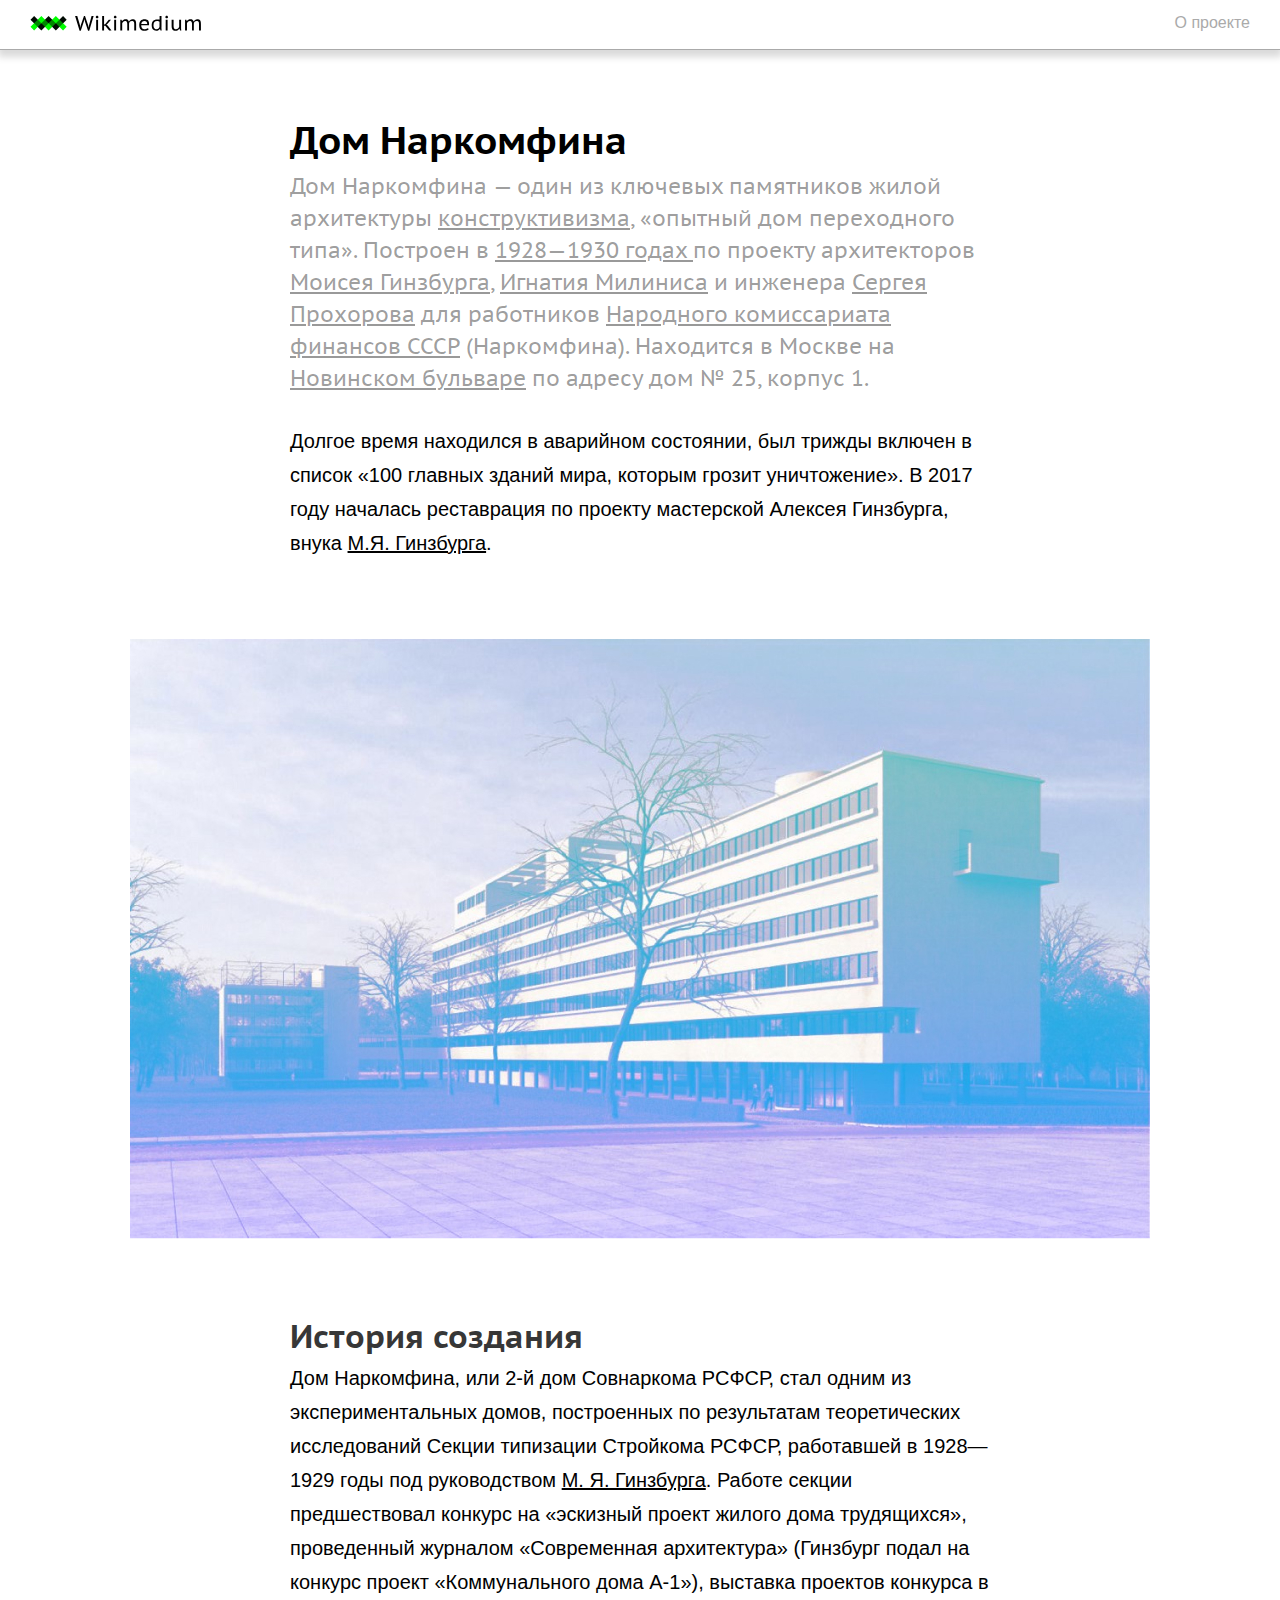
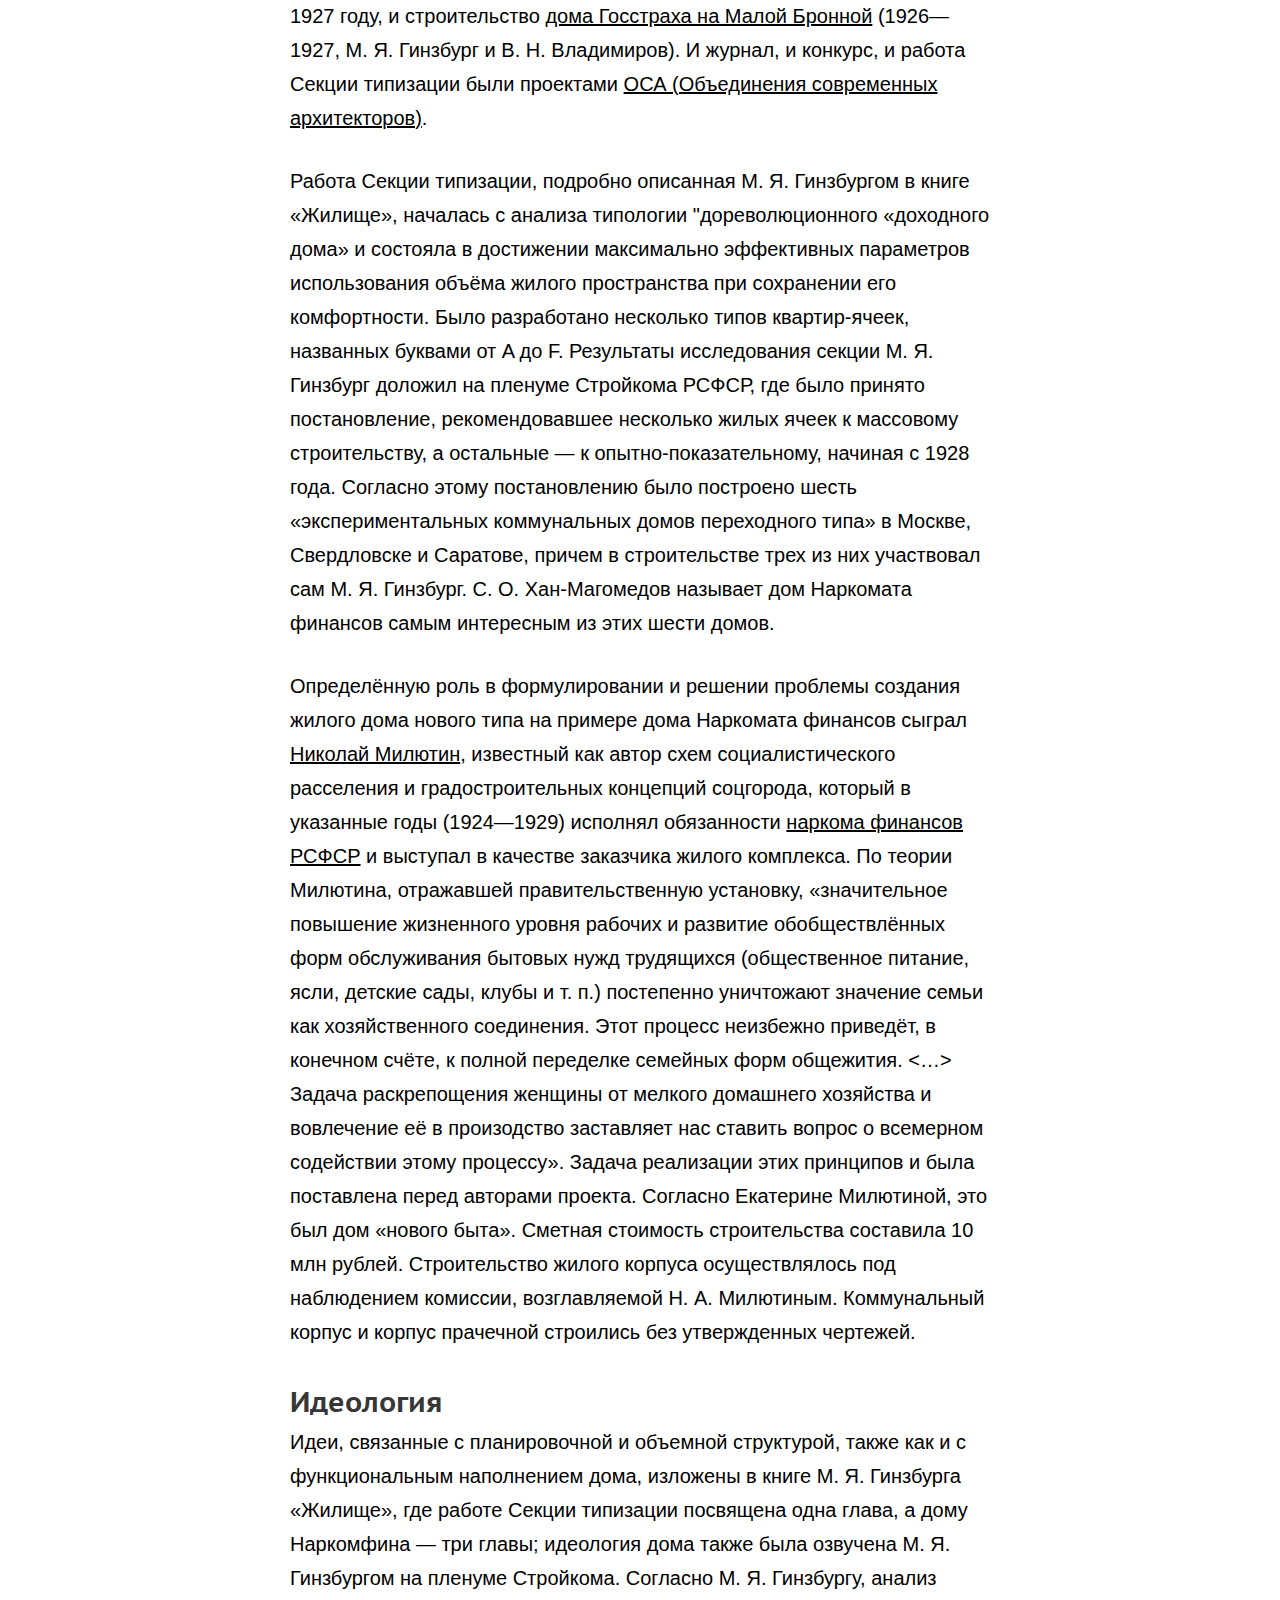
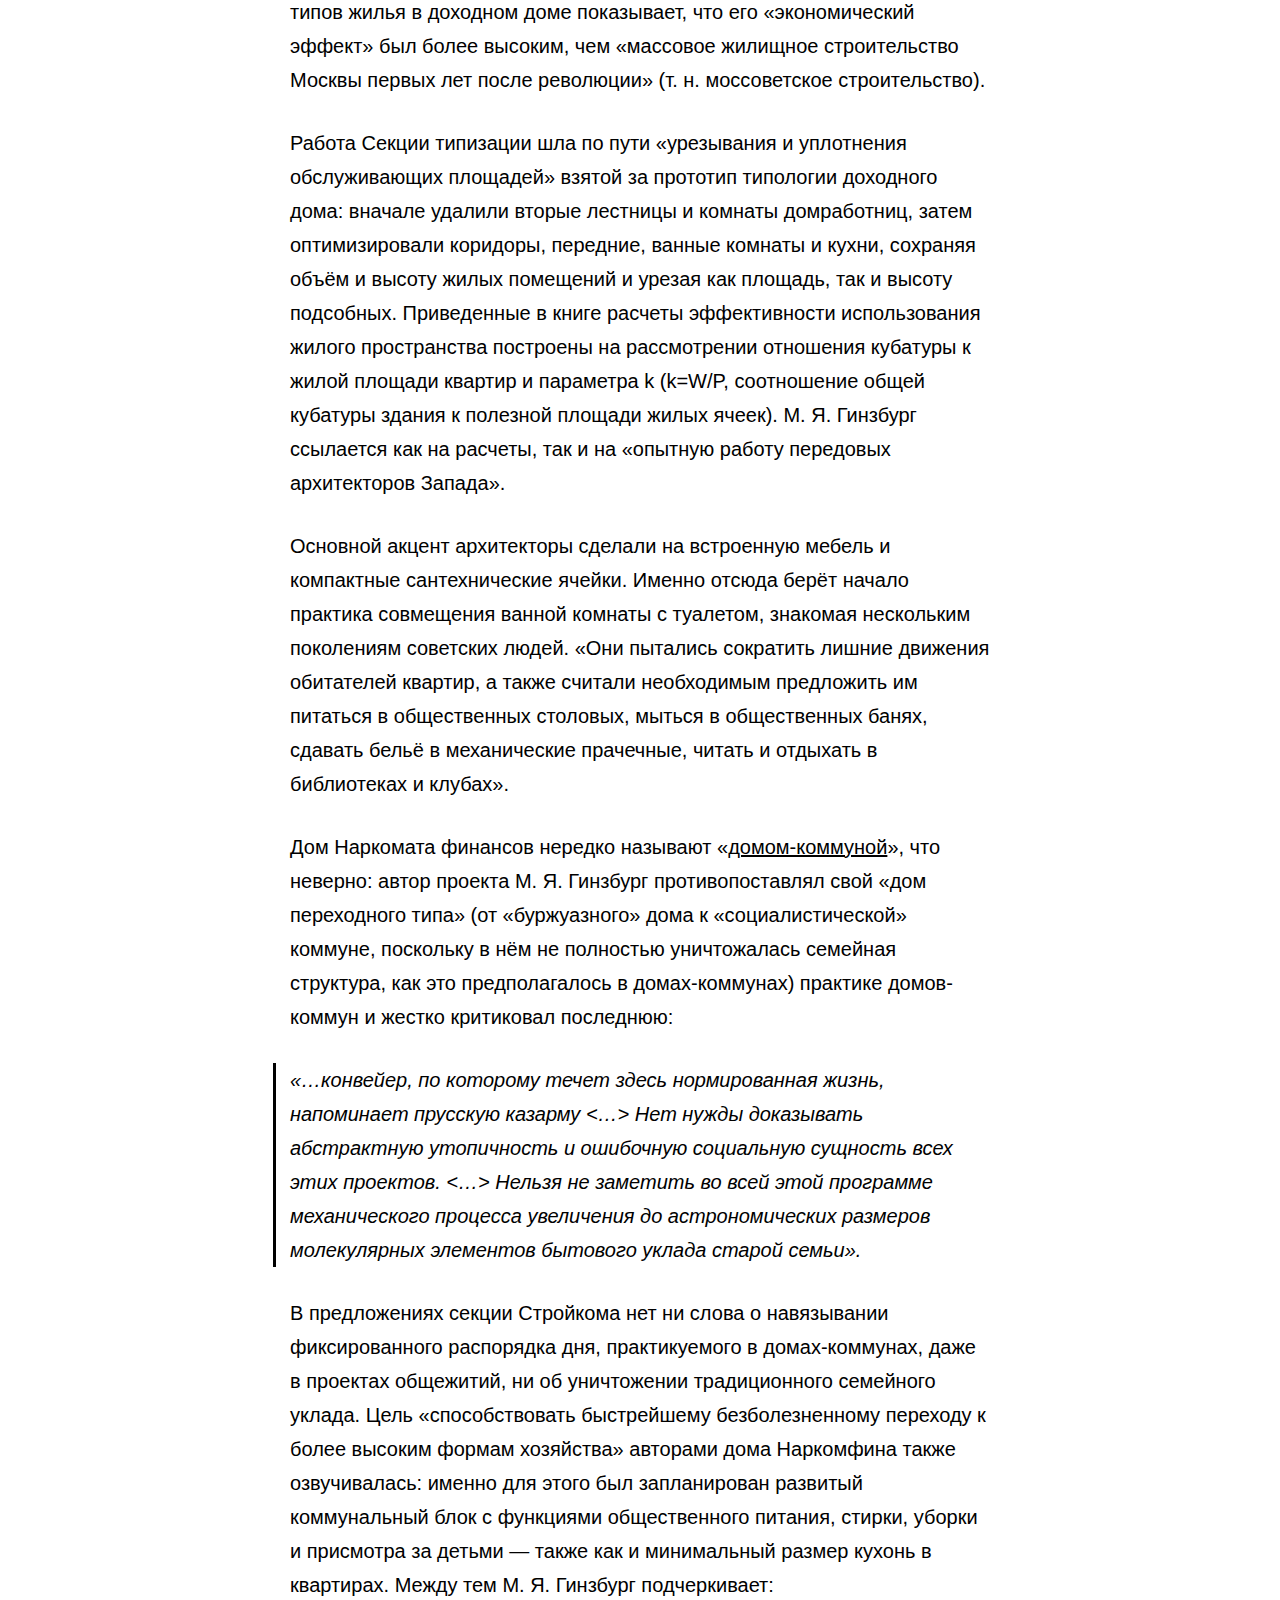
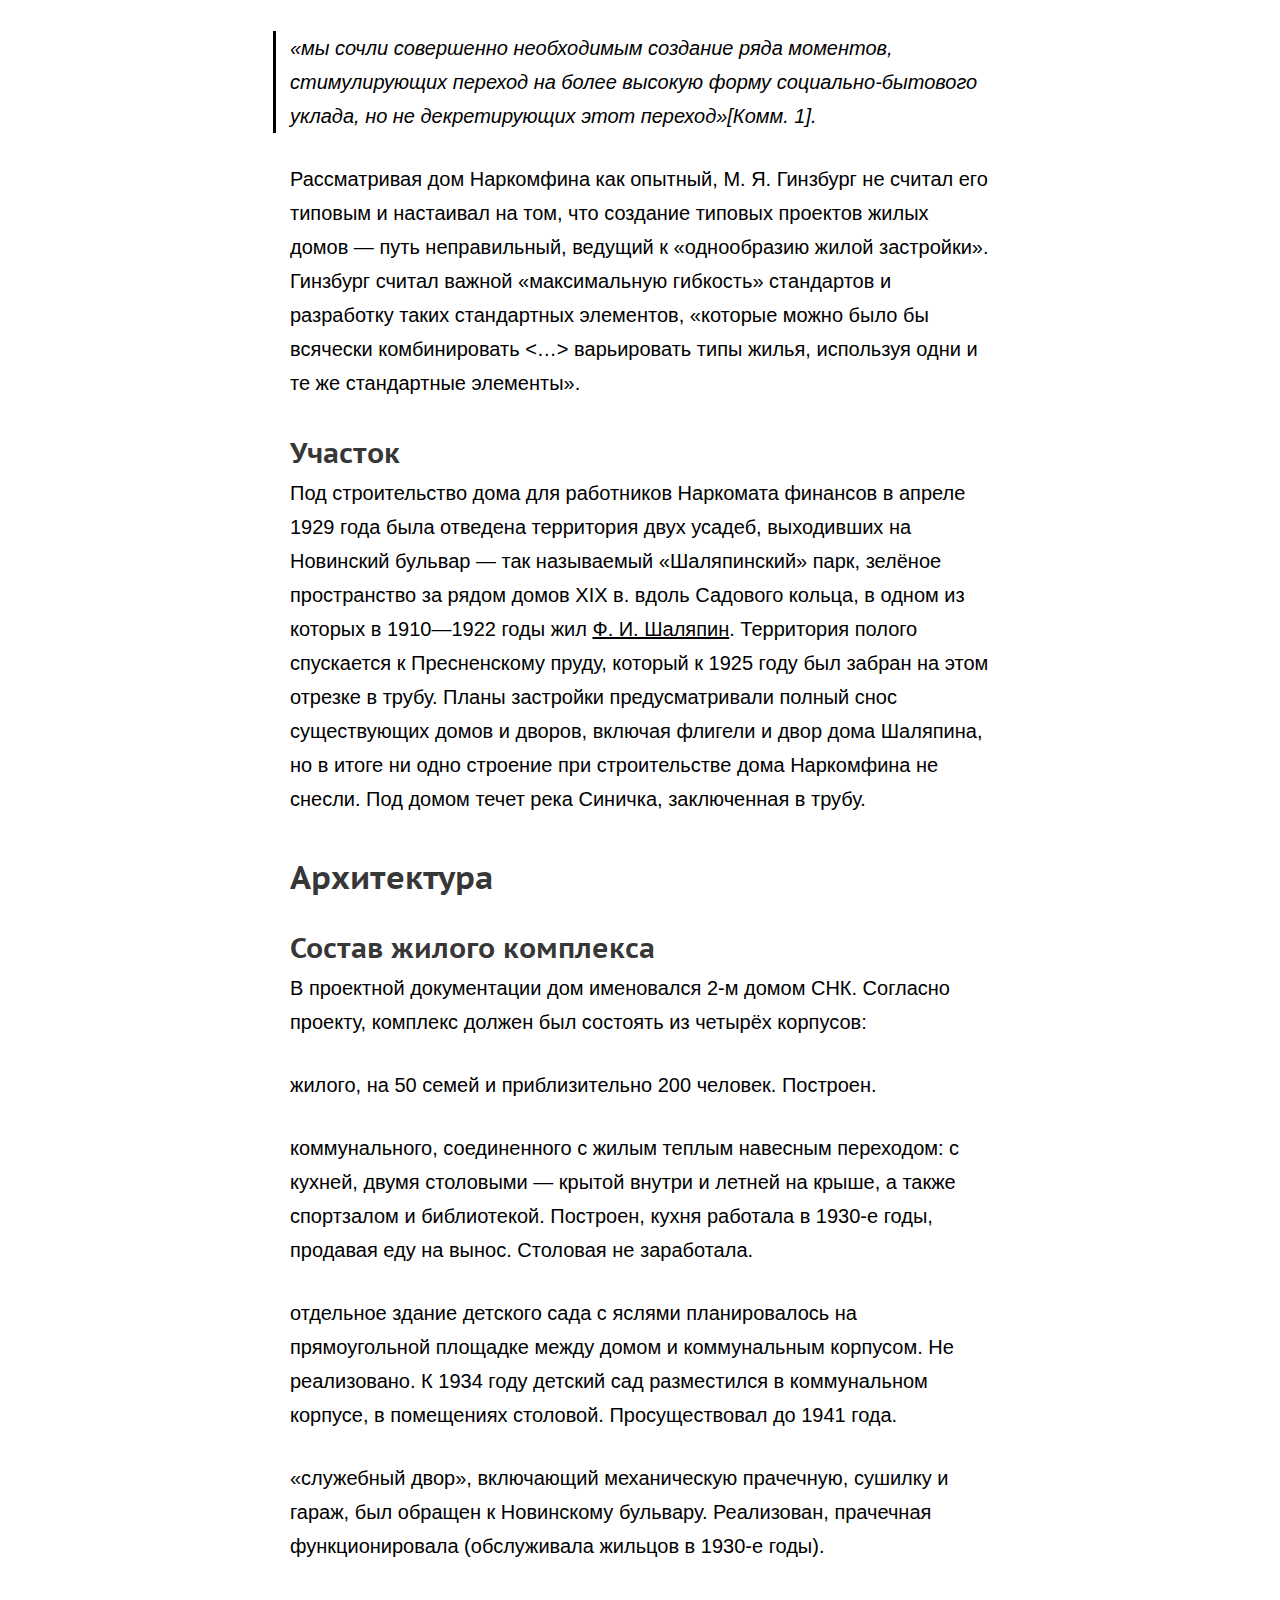
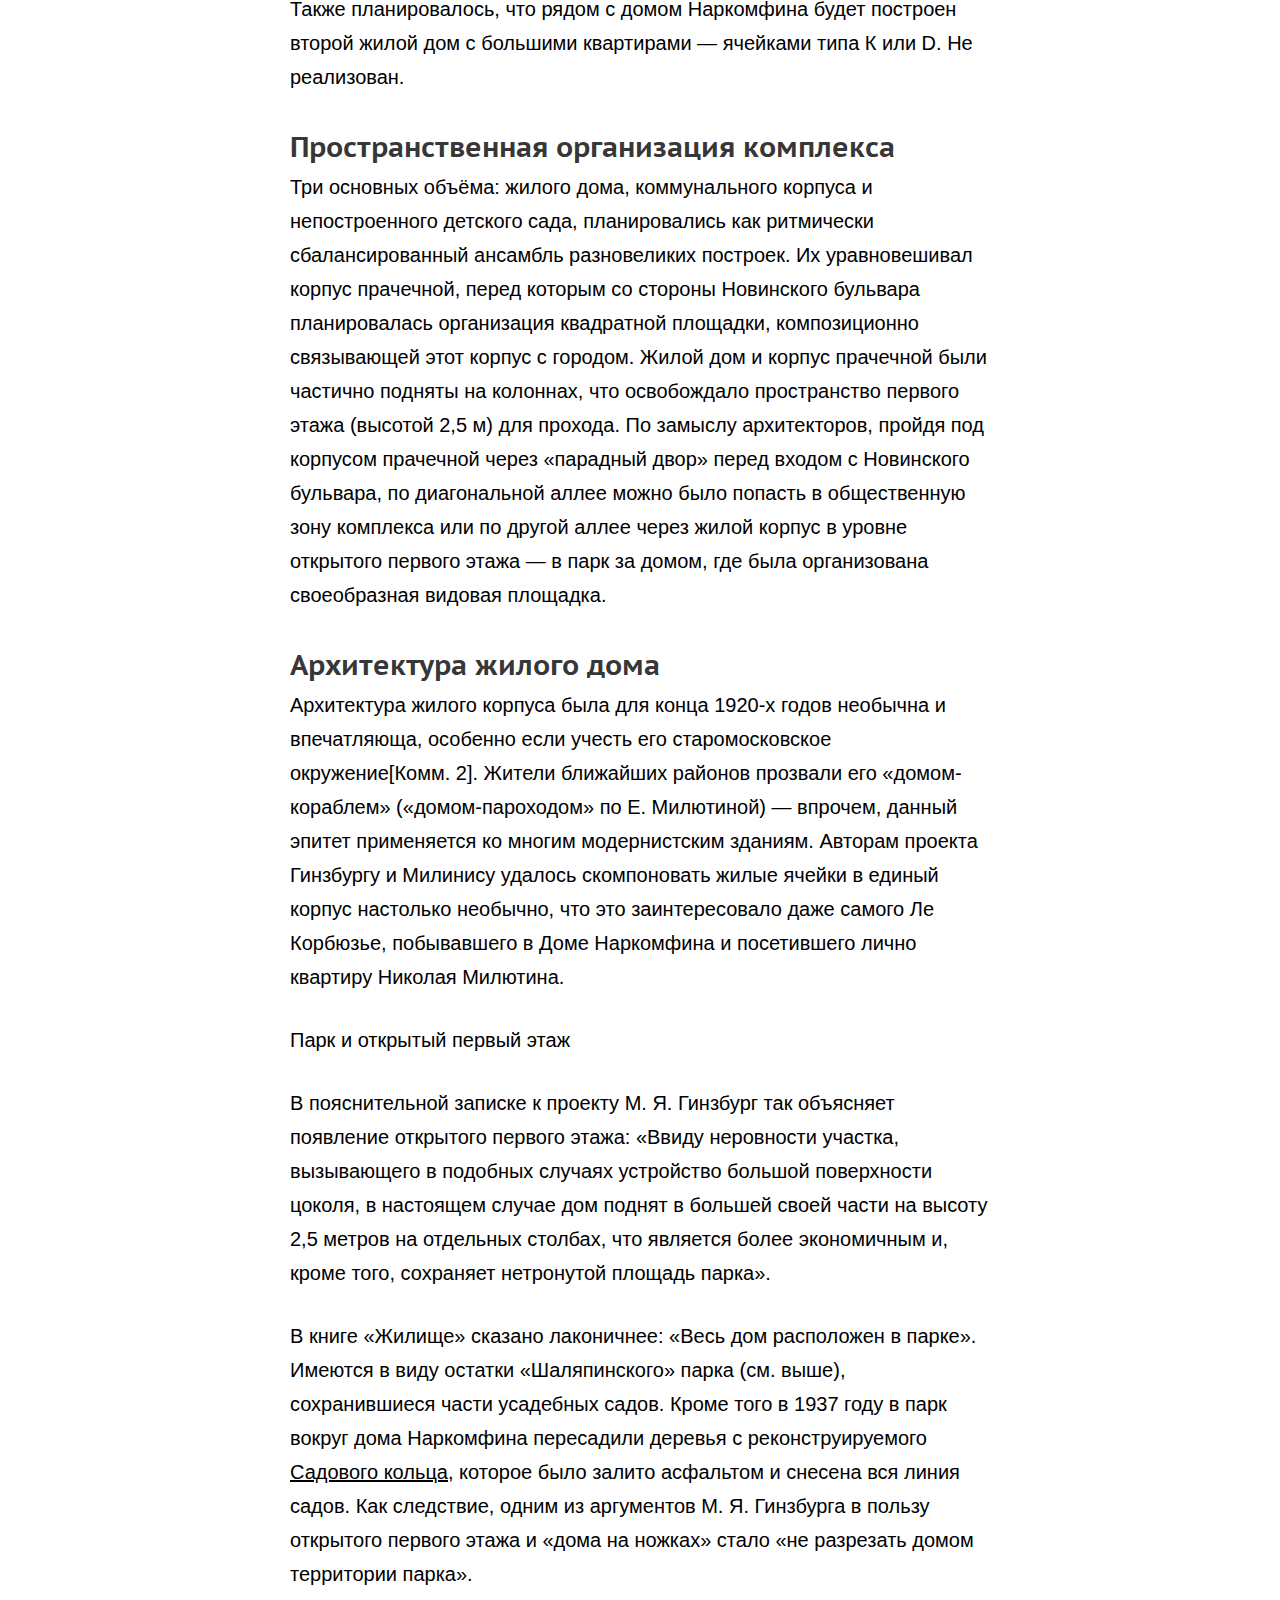
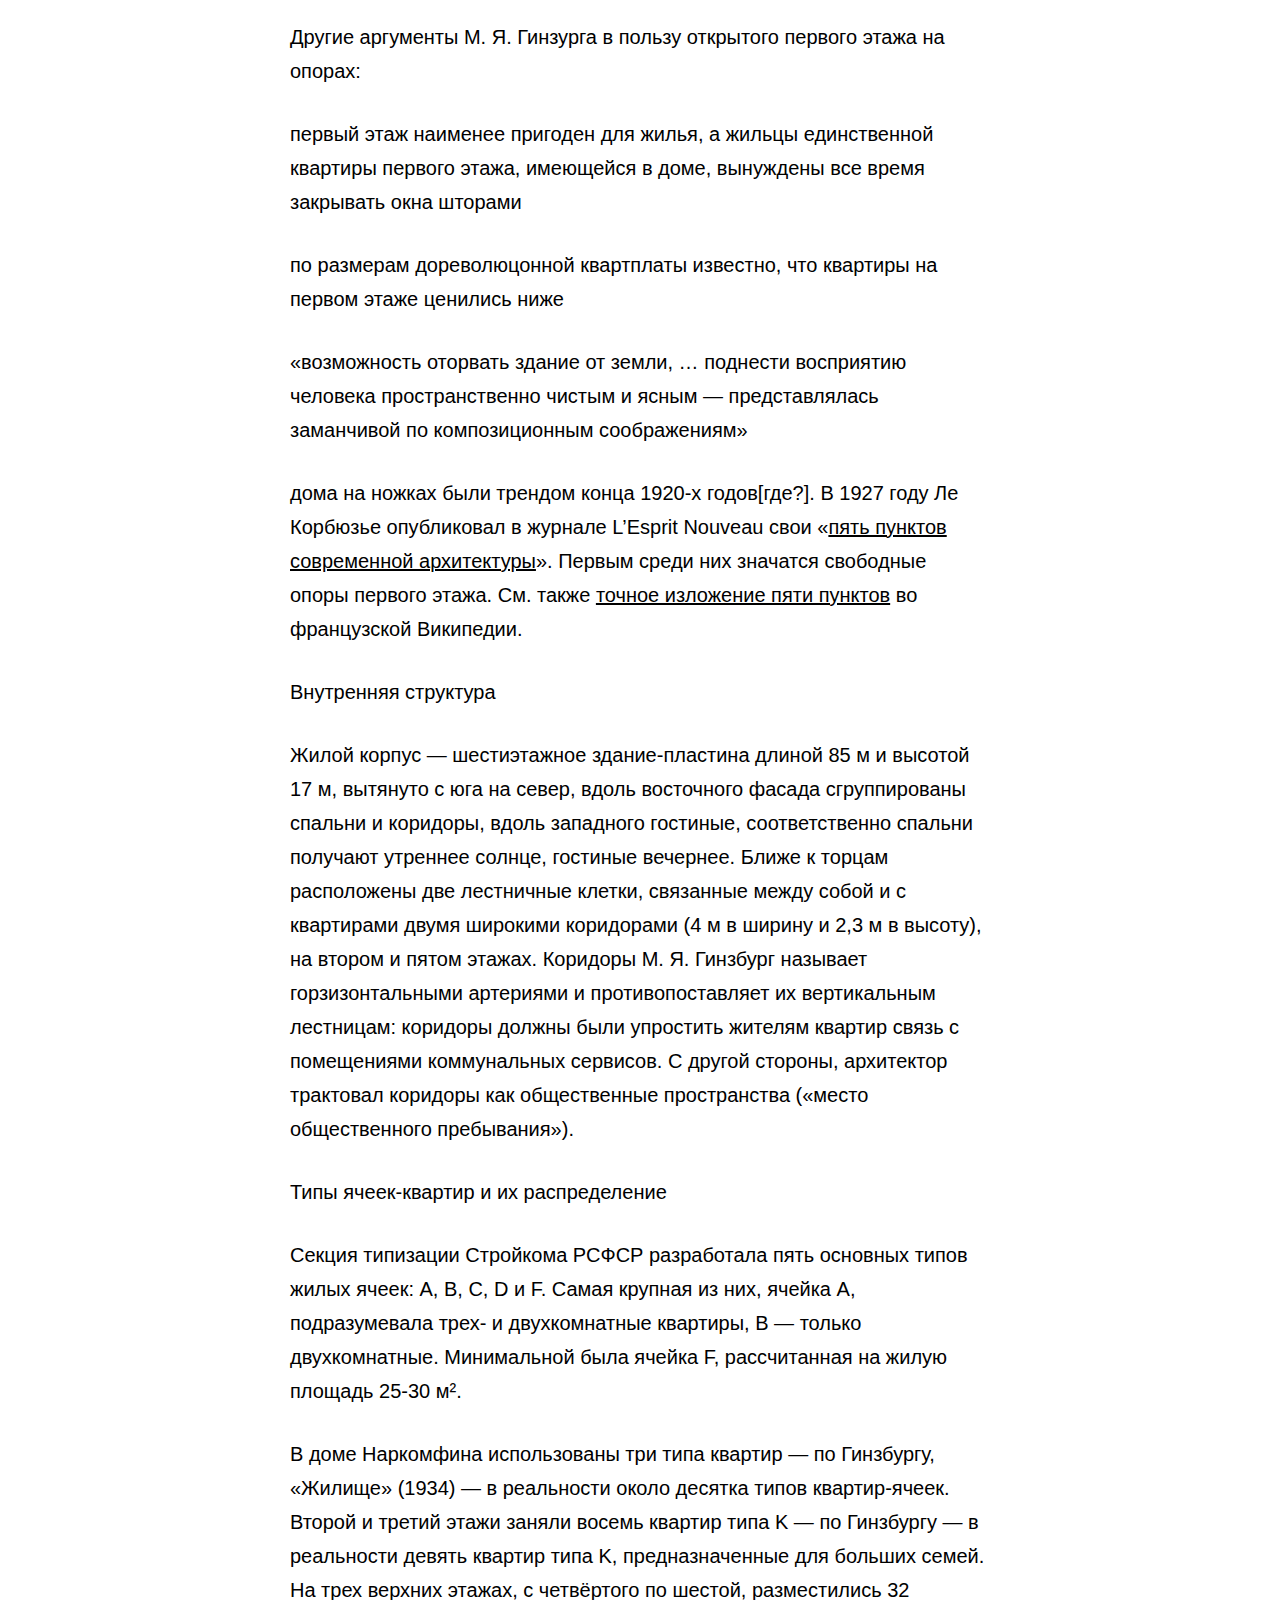
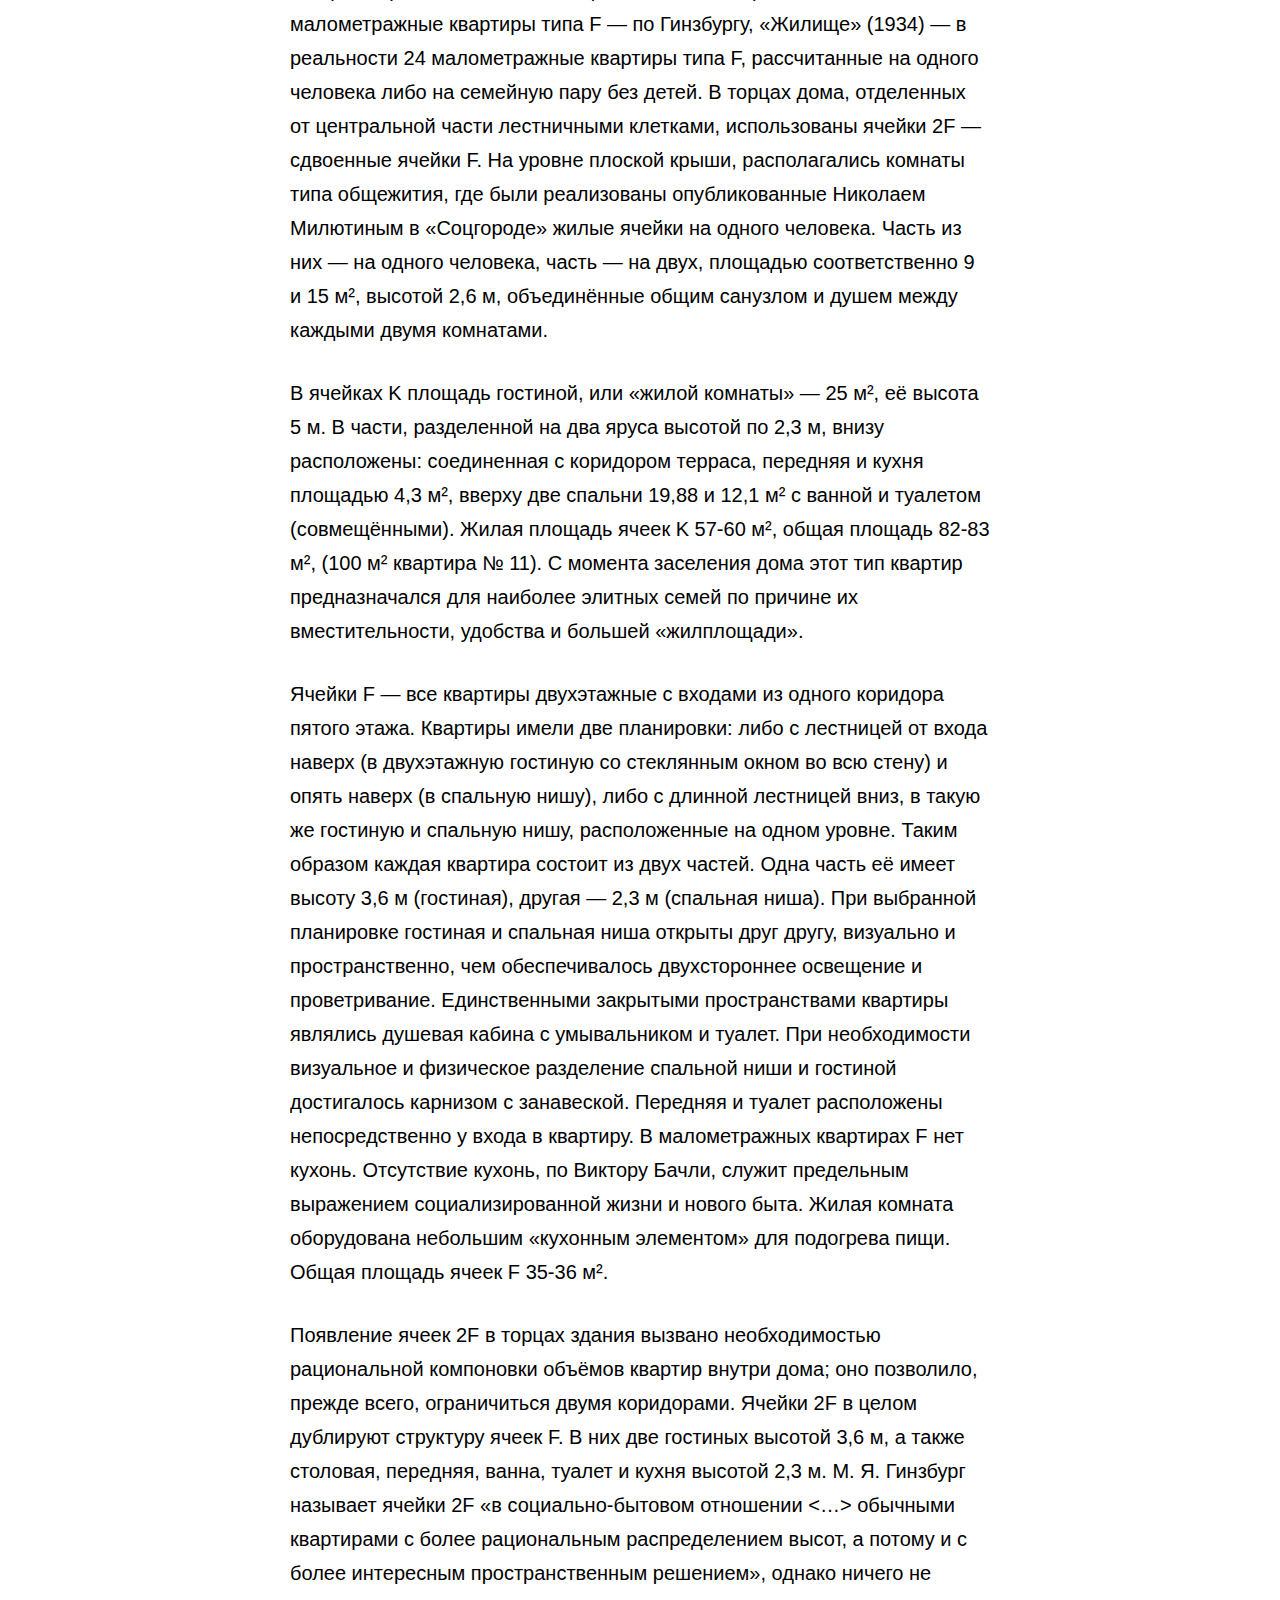
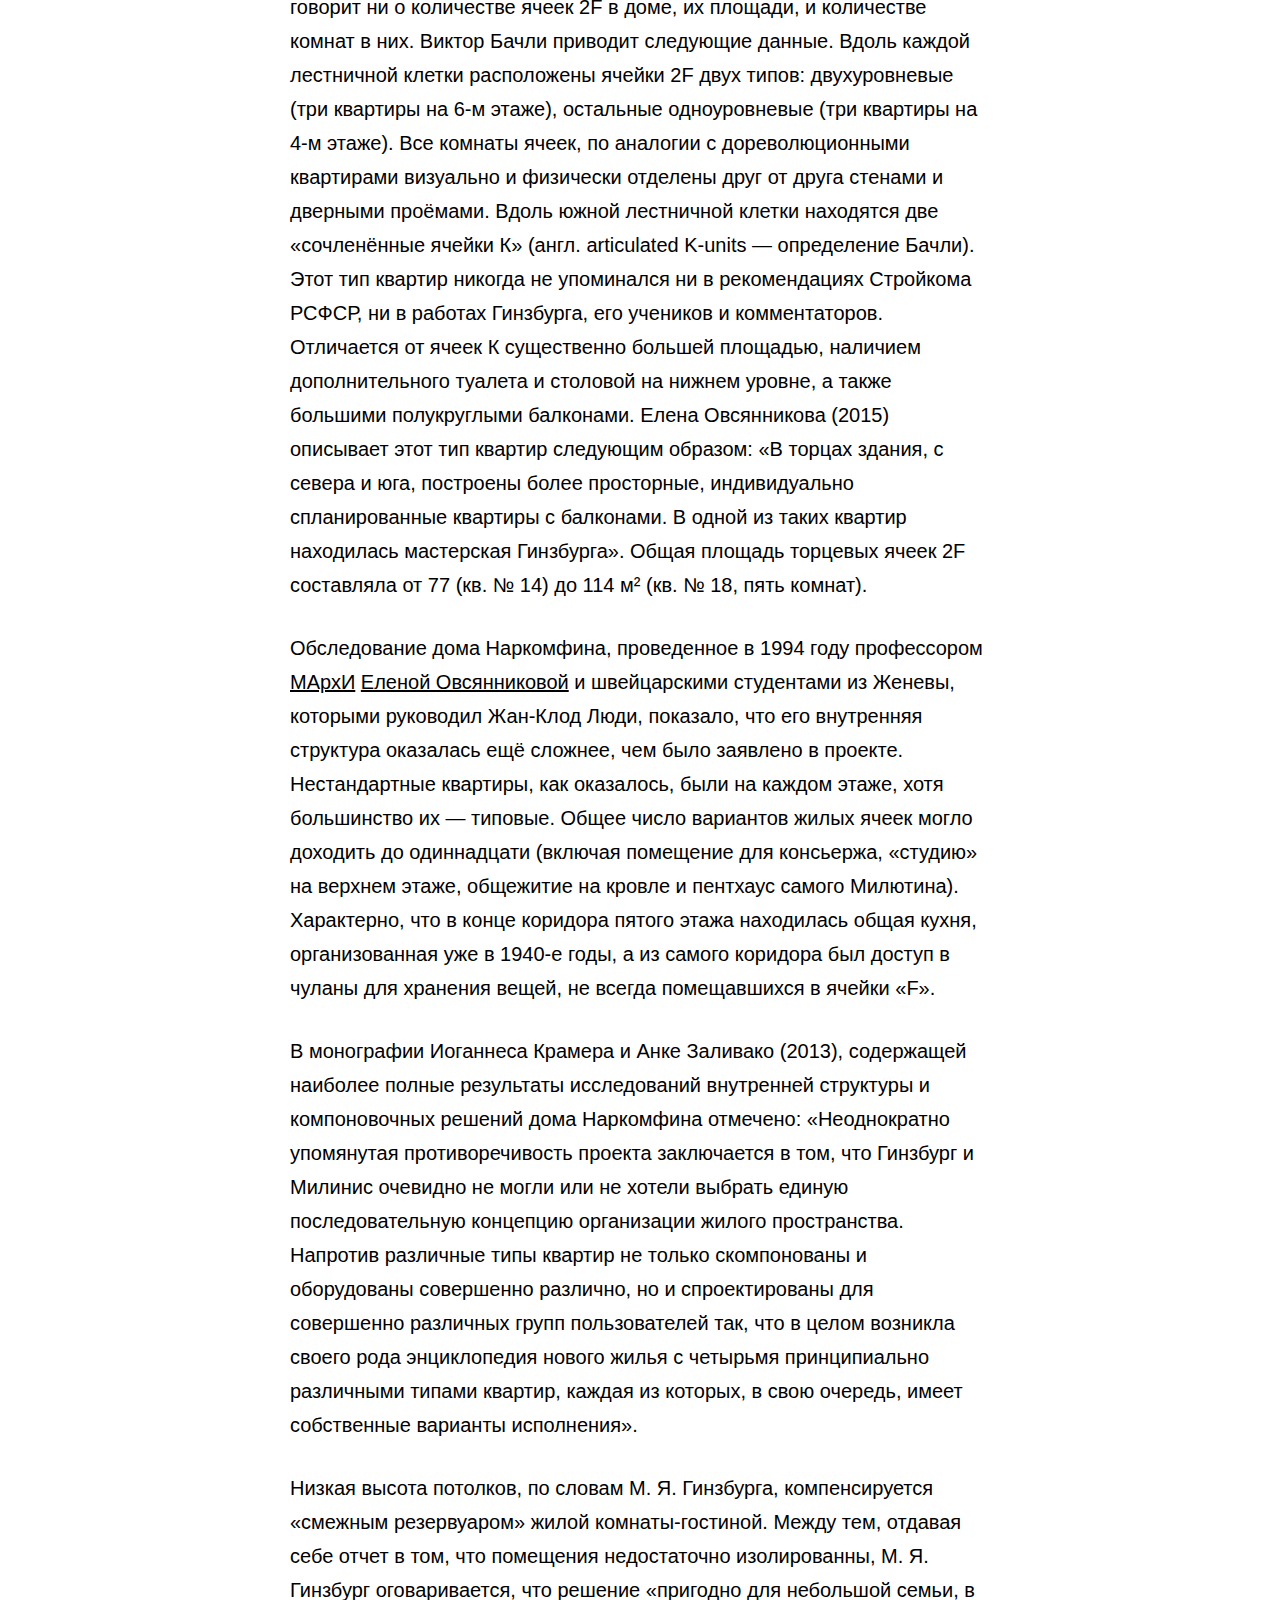
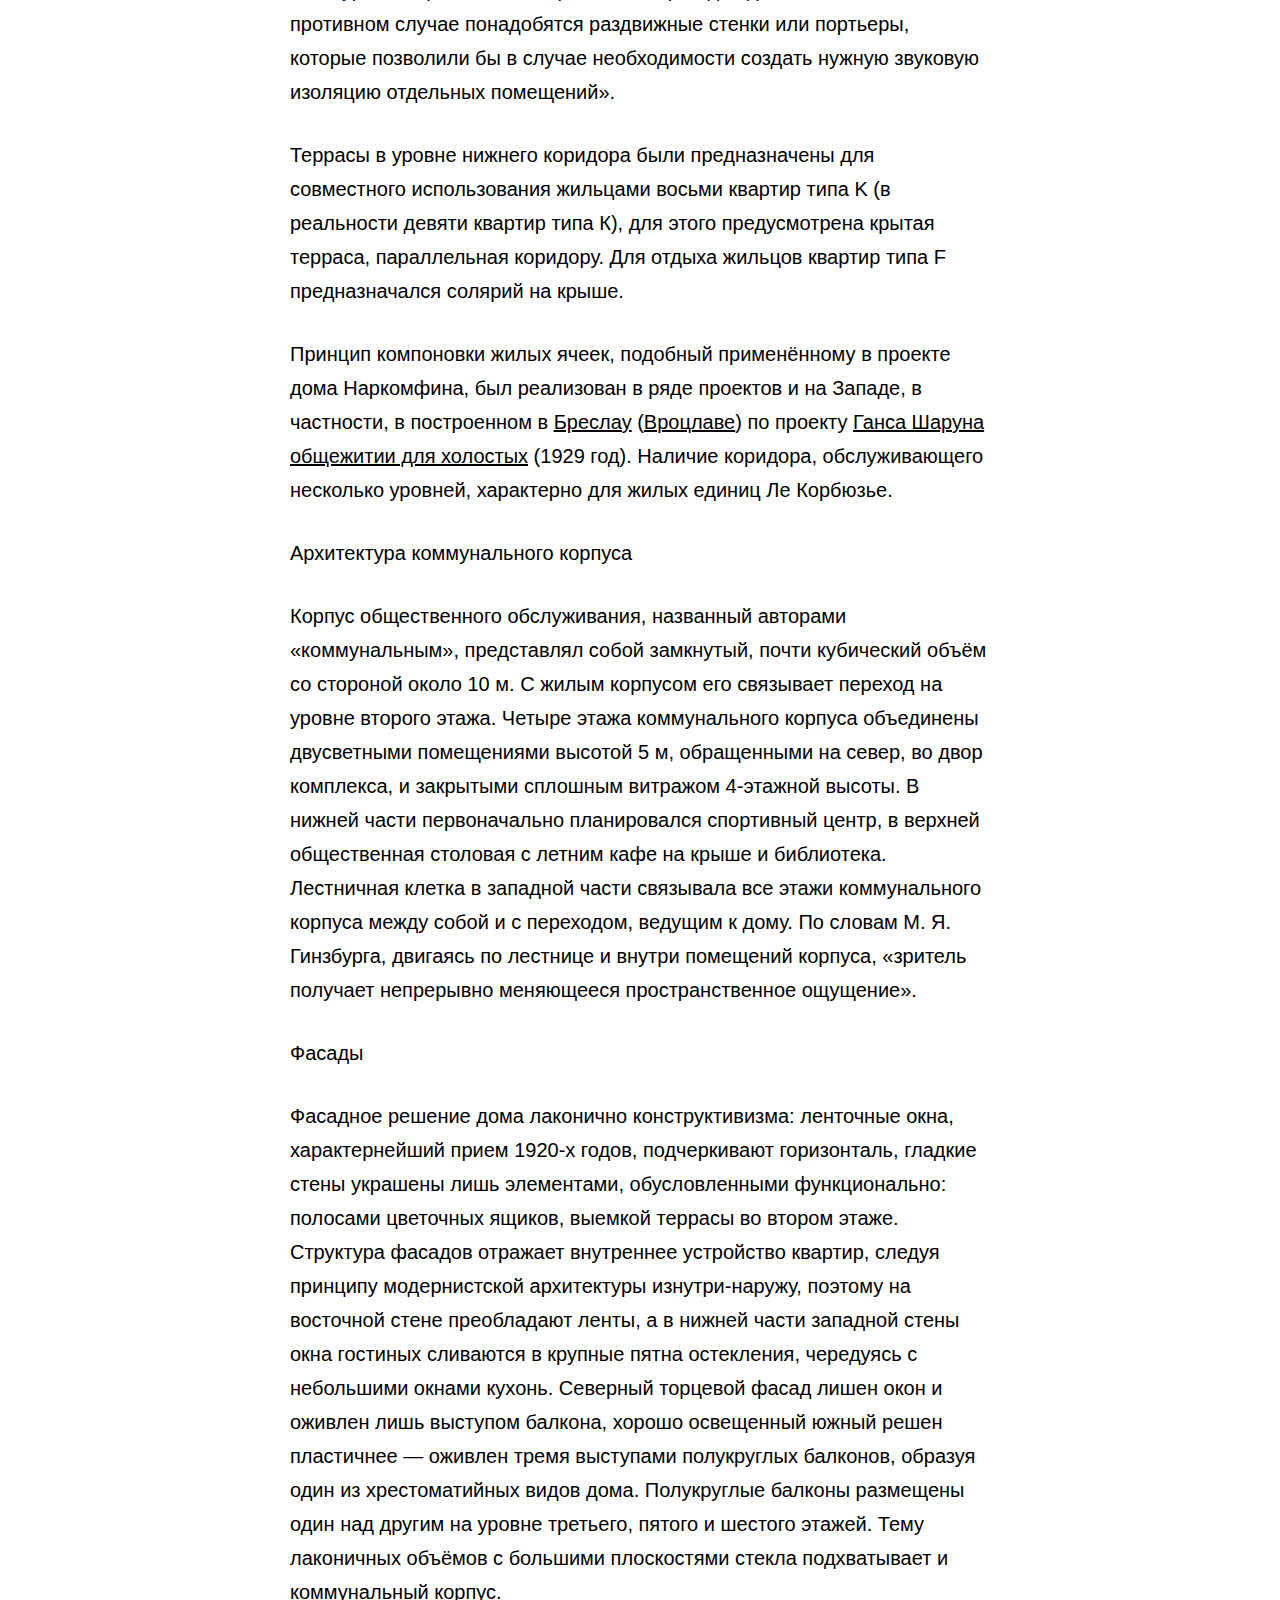
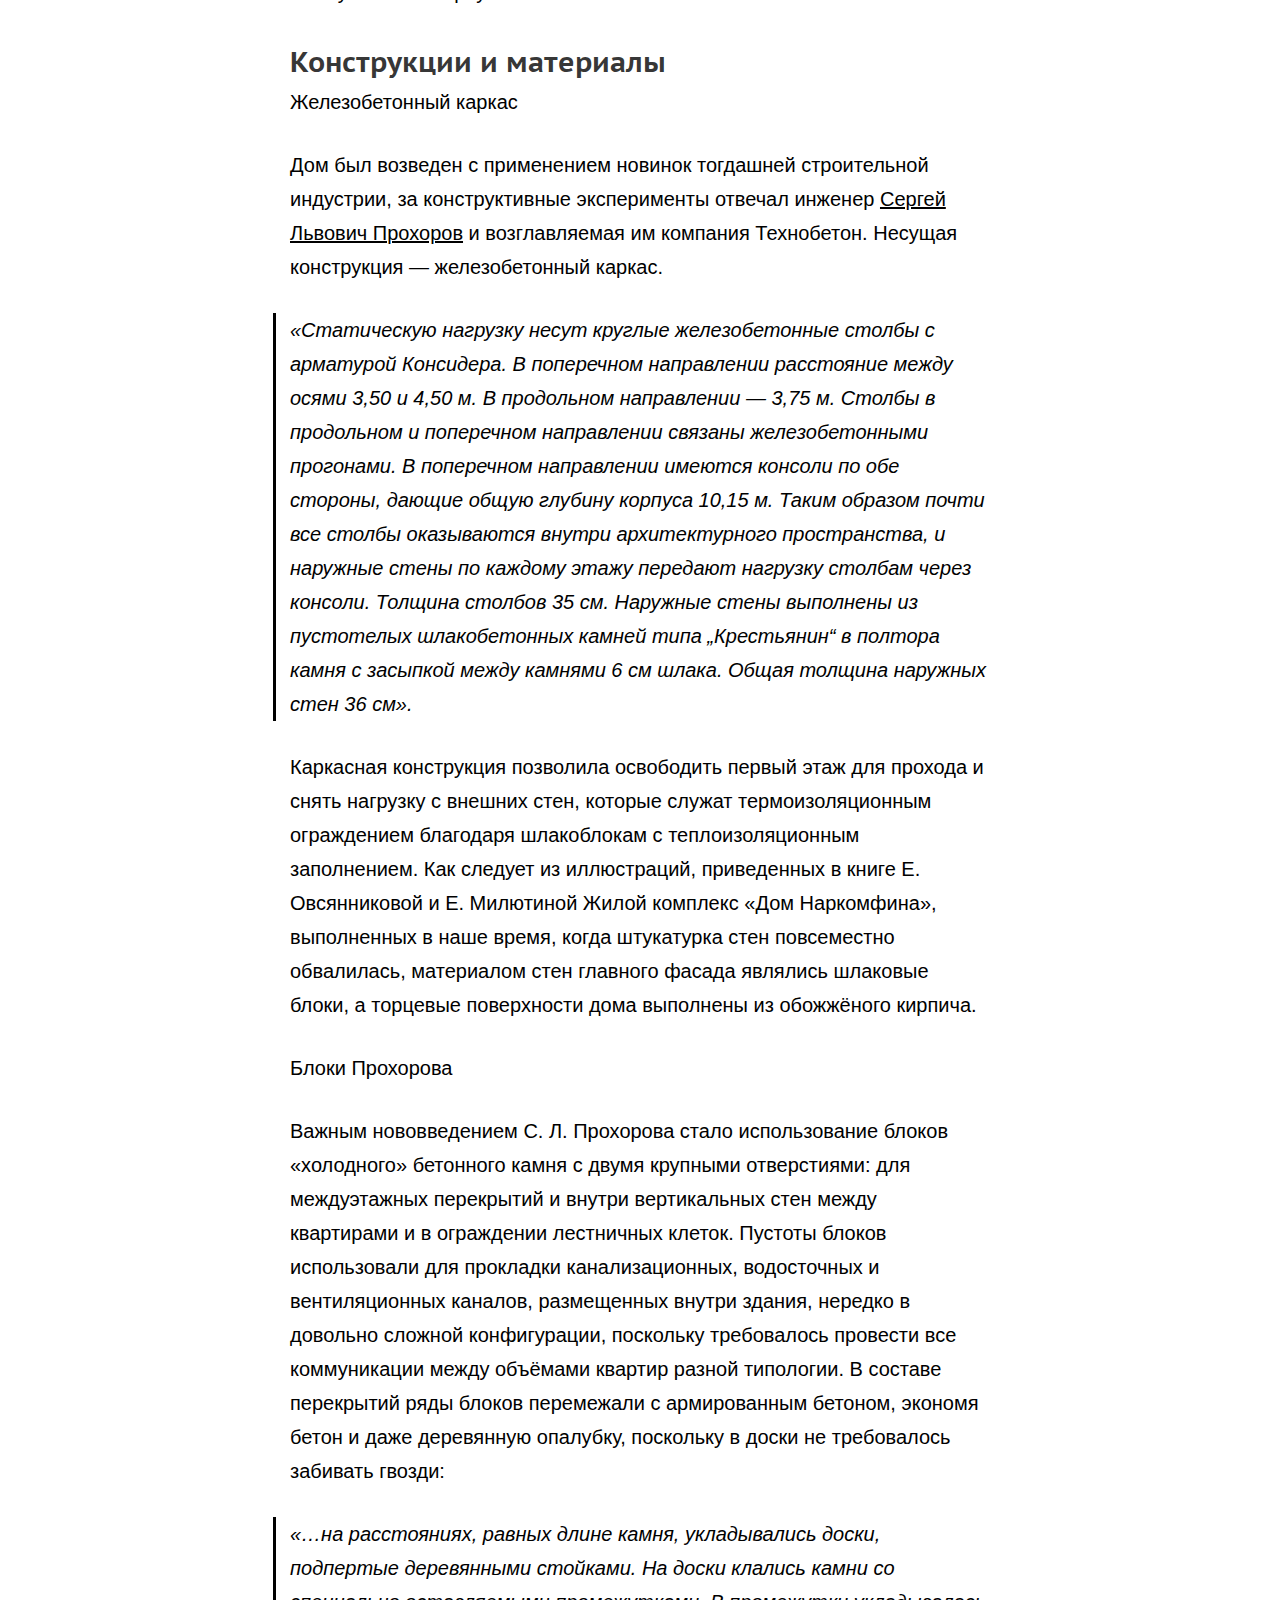
<file: index.html>
<!DOCTYPE html>
<html>
  <head>
    <link rel="stylesheet" href="stylesheets/style.css">
    <script src="javascripts/jquery-3.5.1.js" charset="utf-8"></script>
    <script src="javascripts/sidebar.js" charset="utf-8"></script>
    <meta charset="utf-8">
    <meta name="viewport" content="width=device-width">
    <link rel="icon" type="image/x-icon" href="Images/favicon.ico" />
    <link rel="icon" type="image/png" href="Images/favicon.png" />
    <title>Дом Наркомфина</title>
  </head>
  <body>
    <div class="menubar">
      <a href="index.html"><img src="Images/logo.svg"></a>
      <a href="about.html">О проекте</a>
    </div>
    <nav class="sidebar">
      <ul>
        <li><a href="#s1">Дом Наркомфина</a></li>
        <li><a href="#s2">История</a></li>
        <li><a href="#s3">Идеология</a></li>
        <li><a href="#s4">Архитектура</a></li>
        <ul>
          <li><a href="">Архитектура жилого дома</a></li>
          <li><a href="">Пространственная организация жилого комплекса</a></li>
          <li><a href="">Проектные и технологические решения</a></li>
          <li><a href="">Нарушение концептуального замысла</a></li>
        </ul>
        <li><a href="#s5">Критика проекта</a></li>
        <ul>
          <li><a href="">С технической стороны</a></li>
          <li><a href="">С бытовой стороны</a></li>
        </ul>
        <li><a href="#s6">Известные жители</a></li>
        <li><a href="#s7">Современное состояние памятника</a></li>
        <li><a href="#s8">Интересные факты о Доме Наркомфина</a></li>
      </ul>
    </nav>
    <article>
      <h1 id="s1">Дом Наркомфина</h1>
      <p>
      <strong>Дом Наркомфина</strong> — один из ключевых памятников жилой архитектуры <a href="https://ru.wikipedia.org/wiki/%D0%9A%D0%BE%D0%BD%D1%81%D1%82%D1%80%D1%83%D0%BA%D1%82%D0%B8%D0%B2%D0%B8%D0%B7%D0%BC_(%D0%B8%D1%81%D0%BA%D1%83%D1%81%D1%81%D1%82%D0%B2%D0%BE)"> конструктивизма</a>, «опытный дом переходного типа». Построен в <a href="https://ru.wikipedia.org/wiki/1928_%D0%B3%D0%BE%D0%B4"> 1928—1930 годах </a> по проекту архитекторов <a href="https://ru.wikipedia.org/wiki/%D0%93%D0%B8%D0%BD%D0%B7%D0%B1%D1%83%D1%80%D0%B3,_%D0%9C%D0%BE%D0%B8%D1%81%D0%B5%D0%B9_%D0%AF%D0%BA%D0%BE%D0%B2%D0%BB%D0%B5%D0%B2%D0%B8%D1%87"> Моисея Гинзбурга</a>, <a href="https://ru.wikipedia.org/wiki/%D0%9C%D0%B8%D0%BB%D0%B8%D0%BD%D0%B8%D1%81,_%D0%98%D0%B3%D0%BD%D0%B0%D1%82%D0%B8%D0%B9_%D0%A4%D1%80%D0%B0%D0%BD%D1%86%D0%B5%D0%B2%D0%B8%D1%87"> Игнатия Милиниса</a> и инженера <a href="https://ru.wikipedia.org/wiki/%D0%A1%D0%B5%D1%80%D0%B3%D0%B5%D0%B9_%D0%9B%D1%8C%D0%B2%D0%BE%D0%B2%D0%B8%D1%87_%D0%9F%D1%80%D0%BE%D1%85%D0%BE%D1%80%D0%BE%D0%B2"> Сергея Прохорова</a> для работников <a href="https://ru.wikipedia.org/wiki/%D0%9D%D0%B0%D1%80%D0%BE%D0%B4%D0%BD%D1%8B%D0%B9_%D0%BA%D0%BE%D0%BC%D0%B8%D1%81%D1%81%D0%B0%D1%80%D0%B8%D0%B0%D1%82_%D1%84%D0%B8%D0%BD%D0%B0%D0%BD%D1%81%D0%BE%D0%B2_%D0%A1%D0%A1%D0%A1%D0%A0"> Народного комиссариата финансов СССР</a> (Наркомфина). Находится в Москве на <a href="https://ru.wikipedia.org/wiki/%D0%9D%D0%BE%D0%B2%D0%B8%D0%BD%D1%81%D0%BA%D0%B8%D0%B9_%D0%B1%D1%83%D0%BB%D1%8C%D0%B2%D0%B0%D1%80"> Новинском бульваре</a> по адресу дом № 25, корпус 1.
        </p>
        <p>
      Долгое время находился в аварийном состоянии, был трижды включен в список «100 главных зданий мира, которым грозит уничтожение». В 2017 году началась реставрация по проекту мастерской Алексея Гинзбурга, внука <a href="https://ru.wikipedia.org/wiki/%D0%93%D0%B8%D0%BD%D0%B7%D0%B1%D1%83%D1%80%D0%B3,_%D0%9C%D0%BE%D0%B8%D1%81%D0%B5%D0%B9_%D0%AF%D0%BA%D0%BE%D0%B2%D0%BB%D0%B5%D0%B2%D0%B8%D1%87"> М.Я. Гинзбурга</a>.
          </p>
          <img src="Images/narkomfin.jpg" alt="Flowers in Chania">
<!--  закомментируем содержание
        <p> <strong> Содержание </strong>
        </p>
        <ol>
          <li> <a href="https://ru.wikipedia.org/wiki/%D0%94%D0%BE%D0%BC_%D0%9D%D0%B0%D1%80%D0%BA%D0%BE%D0%BC%D1%84%D0%B8%D0%BD%D0%B0#%D0%98%D1%81%D1%82%D0%BE%D1%80%D0%B8%D1%8F_%D1%81%D0%BE%D0%B7%D0%B4%D0%B0%D0%BD%D0%B8%D1%8F">История создания</a></li>
          <ol>
            <li><a href="https://ru.wikipedia.org/wiki/%D0%94%D0%BE%D0%BC_%D0%9D%D0%B0%D1%80%D0%BA%D0%BE%D0%BC%D1%84%D0%B8%D0%BD%D0%B0#%D0%98%D0%B4%D0%B5%D0%BE%D0%BB%D0%BE%D0%B3%D0%B8%D1%8F">Идеология</a></li>
          </ol>
            <li><a href="https://ru.wikipedia.org/wiki/%D0%94%D0%BE%D0%BC_%D0%9D%D0%B0%D1%80%D0%BA%D0%BE%D0%BC%D1%84%D0%B8%D0%BD%D0%B0#%D0%A3%D1%87%D0%B0%D1%81%D1%82%D0%BE%D0%BA">Участок</a></li>
            <li><a href="https://ru.wikipedia.org/wiki/%D0%94%D0%BE%D0%BC_%D0%9D%D0%B0%D1%80%D0%BA%D0%BE%D0%BC%D1%84%D0%B8%D0%BD%D0%B0#%D0%90%D1%80%D1%85%D0%B8%D1%82%D0%B5%D0%BA%D1%82%D1%83%D1%80%D0%B0">Архитектура</a></li>
            <ol>
              <li><a href="https://ru.wikipedia.org/wiki/%D0%94%D0%BE%D0%BC_%D0%9D%D0%B0%D1%80%D0%BA%D0%BE%D0%BC%D1%84%D0%B8%D0%BD%D0%B0#%D0%A1%D0%BE%D1%81%D1%82%D0%B0%D0%B2_%D0%B6%D0%B8%D0%BB%D0%BE%D0%B3%D0%BE_%D0%BA%D0%BE%D0%BC%D0%BF%D0%BB%D0%B5%D0%BA%D1%81%D0%B0">Состав жилого комплекса</a></li>
              <li><a href="https://ru.wikipedia.org/wiki/%D0%94%D0%BE%D0%BC_%D0%9D%D0%B0%D1%80%D0%BA%D0%BE%D0%BC%D1%84%D0%B8%D0%BD%D0%B0#%D0%9F%D1%80%D0%BE%D1%81%D1%82%D1%80%D0%B0%D0%BD%D1%81%D1%82%D0%B2%D0%B5%D0%BD%D0%BD%D0%B0%D1%8F_%D0%BE%D1%80%D0%B3%D0%B0%D0%BD%D0%B8%D0%B7%D0%B0%D1%86%D0%B8%D1%8F_%D0%BA%D0%BE%D0%BC%D0%BF%D0%BB%D0%B5%D0%BA%D1%81%D0%B0">Пространственная организация комплекса</a></li>
              <li><a href="https://ru.wikipedia.org/wiki/%D0%94%D0%BE%D0%BC_%D0%9D%D0%B0%D1%80%D0%BA%D0%BE%D0%BC%D1%84%D0%B8%D0%BD%D0%B0#%D0%90%D1%80%D1%85%D0%B8%D1%82%D0%B5%D0%BA%D1%82%D1%83%D1%80%D0%B0_%D0%B6%D0%B8%D0%BB%D0%BE%D0%B3%D0%BE_%D0%B4%D0%BE%D0%BC%D0%B0">Архитектура жилого дома</a></li>
              <ol>
                <li><a href="https://ru.wikipedia.org/wiki/%D0%94%D0%BE%D0%BC_%D0%9D%D0%B0%D1%80%D0%BA%D0%BE%D0%BC%D1%84%D0%B8%D0%BD%D0%B0#%D0%9F%D0%B0%D1%80%D0%BA_%D0%B8_%D0%BE%D1%82%D0%BA%D1%80%D1%8B%D1%82%D1%8B%D0%B9_%D0%BF%D0%B5%D1%80%D0%B2%D1%8B%D0%B9_%D1%8D%D1%82%D0%B0%D0%B6">Парк и открытый первый этаж</a></li>
                <li><a href="https://ru.wikipedia.org/wiki/%D0%94%D0%BE%D0%BC_%D0%9D%D0%B0%D1%80%D0%BA%D0%BE%D0%BC%D1%84%D0%B8%D0%BD%D0%B0#%D0%92%D0%BD%D1%83%D1%82%D1%80%D0%B5%D0%BD%D0%BD%D1%8F%D1%8F_%D1%81%D1%82%D1%80%D1%83%D0%BA%D1%82%D1%83%D1%80%D0%B0">Внутренняя структура</a></li>
                <li><a href="https://ru.wikipedia.org/wiki/%D0%94%D0%BE%D0%BC_%D0%9D%D0%B0%D1%80%D0%BA%D0%BE%D0%BC%D1%84%D0%B8%D0%BD%D0%B0#%D0%A2%D0%B8%D0%BF%D1%8B_%D1%8F%D1%87%D0%B5%D0%B5%D0%BA-%D0%BA%D0%B2%D0%B0%D1%80%D1%82%D0%B8%D1%80_%D0%B8_%D0%B8%D1%85_%D1%80%D0%B0%D1%81%D0%BF%D1%80%D0%B5%D0%B4%D0%B5%D0%BB%D0%B5%D0%BD%D0%B8%D0%B5">Типы ячеек-квартир и их распределение</a></li>
                <li><a href="https://ru.wikipedia.org/wiki/%D0%94%D0%BE%D0%BC_%D0%9D%D0%B0%D1%80%D0%BA%D0%BE%D0%BC%D1%84%D0%B8%D0%BD%D0%B0#%D0%90%D1%80%D1%85%D0%B8%D1%82%D0%B5%D0%BA%D1%82%D1%83%D1%80%D0%B0_%D0%BA%D0%BE%D0%BC%D0%BC%D1%83%D0%BD%D0%B0%D0%BB%D1%8C%D0%BD%D0%BE%D0%B3%D0%BE_%D0%BA%D0%BE%D1%80%D0%BF%D1%83%D1%81%D0%B0">Архитектура коммунального корпуса</a></li>
                <li><a href="https://ru.wikipedia.org/wiki/%D0%94%D0%BE%D0%BC_%D0%9D%D0%B0%D1%80%D0%BA%D0%BE%D0%BC%D1%84%D0%B8%D0%BD%D0%B0#%D0%A4%D0%B0%D1%81%D0%B0%D0%B4%D1%8B">Фасады</a></li>
              </ol>
              <li><a href="https://ru.wikipedia.org/wiki/%D0%94%D0%BE%D0%BC_%D0%9D%D0%B0%D1%80%D0%BA%D0%BE%D0%BC%D1%84%D0%B8%D0%BD%D0%B0#%D0%9A%D0%BE%D0%BD%D1%81%D1%82%D1%80%D1%83%D0%BA%D1%86%D0%B8%D0%B8_%D0%B8_%D0%BC%D0%B0%D1%82%D0%B5%D1%80%D0%B8%D0%B0%D0%BB%D1%8B">Конструкции и материалы</a></li>
              <ol>
                <li><a href="https://ru.wikipedia.org/wiki/%D0%94%D0%BE%D0%BC_%D0%9D%D0%B0%D1%80%D0%BA%D0%BE%D0%BC%D1%84%D0%B8%D0%BD%D0%B0#%D0%96%D0%B5%D0%BB%D0%B5%D0%B7%D0%BE%D0%B1%D0%B5%D1%82%D0%BE%D0%BD%D0%BD%D1%8B%D0%B9_%D0%BA%D0%B0%D1%80%D0%BA%D0%B0%D1%81">Железобетонный каркас</a></li>
                <li><a href="https://ru.wikipedia.org/wiki/%D0%94%D0%BE%D0%BC_%D0%9D%D0%B0%D1%80%D0%BA%D0%BE%D0%BC%D1%84%D0%B8%D0%BD%D0%B0#%D0%91%D0%BB%D0%BE%D0%BA%D0%B8_%D0%9F%D1%80%D0%BE%D1%85%D0%BE%D1%80%D0%BE%D0%B2%D0%B0">Блоки Прохорова</a></li>
                <li><a href="https://ru.wikipedia.org/wiki/%D0%94%D0%BE%D0%BC_%D0%9D%D0%B0%D1%80%D0%BA%D0%BE%D0%BC%D1%84%D0%B8%D0%BD%D0%B0#%D0%94%D1%80%D1%83%D0%B3%D0%B8%D0%B5_%D1%8D%D0%BA%D1%81%D0%BF%D0%B5%D1%80%D0%B8%D0%BC%D0%B5%D0%BD%D1%82%D0%B0%D0%BB%D1%8C%D0%BD%D1%8B%D0%B5_%D0%BC%D0%B0%D1%82%D0%B5%D1%80%D0%B8%D0%B0%D0%BB%D1%8B">Другие экспериментальные материалы</a></li>
              </ol>
              <li><a href="https://ru.wikipedia.org/wiki/%D0%94%D0%BE%D0%BC_%D0%9D%D0%B0%D1%80%D0%BA%D0%BE%D0%BC%D1%84%D0%B8%D0%BD%D0%B0#%D0%98%D0%BD%D1%82%D0%B5%D1%80%D1%8C%D0%B5%D1%80%D1%8B">Интерьеры</a></li>
              <ol>
                <li><a href="https://ru.wikipedia.org/wiki/%D0%94%D0%BE%D0%BC_%D0%9D%D0%B0%D1%80%D0%BA%D0%BE%D0%BC%D1%84%D0%B8%D0%BD%D0%B0#%D0%9E%D1%81%D0%B2%D0%B5%D1%89%D0%B5%D0%BD%D0%B8%D0%B5">Освещение</a></li>
                <li><a href="https://ru.wikipedia.org/wiki/%D0%94%D0%BE%D0%BC_%D0%9D%D0%B0%D1%80%D0%BA%D0%BE%D0%BC%D1%84%D0%B8%D0%BD%D0%B0#%D0%A1%D0%B4%D0%B2%D0%B8%D0%B6%D0%BD%D1%8B%D0%B5_%D0%BE%D0%BA%D0%BD%D0%B0">Сдвижные окна</a></li>
                <li><a href="https://ru.wikipedia.org/wiki/%D0%94%D0%BE%D0%BC_%D0%9D%D0%B0%D1%80%D0%BA%D0%BE%D0%BC%D1%84%D0%B8%D0%BD%D0%B0#%D0%A6%D0%B2%D0%B5%D1%82">Цвет</a></li>
              </ol>
            </ol>
            <li><a href="https://ru.wikipedia.org/wiki/%D0%94%D0%BE%D0%BC_%D0%9D%D0%B0%D1%80%D0%BA%D0%BE%D0%BC%D1%84%D0%B8%D0%BD%D0%B0#%D0%9A%D1%80%D0%B8%D1%82%D0%B8%D0%BA%D0%B0_%D0%BF%D1%80%D0%BE%D0%B5%D0%BA%D1%82%D0%B0">Критика проекта</a></li>
               <ol>
                 <li><a href="https://ru.wikipedia.org/wiki/%D0%94%D0%BE%D0%BC_%D0%9D%D0%B0%D1%80%D0%BA%D0%BE%D0%BC%D1%84%D0%B8%D0%BD%D0%B0#%D0%A1_%D1%82%D0%B5%D1%85%D0%BD%D0%B8%D1%87%D0%B5%D1%81%D0%BA%D0%BE%D0%B9_%D1%81%D1%82%D0%BE%D1%80%D0%BE%D0%BD%D1%8B">С технической стороны</a></li>
                 <li><a href="https://ru.wikipedia.org/wiki/%D0%94%D0%BE%D0%BC_%D0%9D%D0%B0%D1%80%D0%BA%D0%BE%D0%BC%D1%84%D0%B8%D0%BD%D0%B0#%D0%A1_%D0%B1%D1%8B%D1%82%D0%BE%D0%B2%D0%BE%D0%B9_%D1%81%D1%82%D0%BE%D1%80%D0%BE%D0%BD%D1%8B">С бытовой стороны</a></li>
               </ol>
           <li><a href="https://ru.wikipedia.org/wiki/%D0%94%D0%BE%D0%BC_%D0%9D%D0%B0%D1%80%D0%BA%D0%BE%D0%BC%D1%84%D0%B8%D0%BD%D0%B0#%D0%98%D1%81%D1%82%D0%BE%D1%80%D0%B8%D1%8F_%D1%8D%D0%BA%D1%81%D0%BF%D0%BB%D1%83%D0%B0%D1%82%D0%B0%D1%86%D0%B8%D0%B8_%D0%B8_%D0%BF%D1%80%D0%BE%D0%B5%D0%BA%D1%82_%D1%80%D0%B5%D1%81%D1%82%D0%B0%D0%B2%D1%80%D0%B0%D1%86%D0%B8%D0%B8">История эксплуатации и проект реставрации</a></li>
               <ol>
                 <li><a href="https://ru.wikipedia.org/wiki/%D0%94%D0%BE%D0%BC_%D0%9D%D0%B0%D1%80%D0%BA%D0%BE%D0%BC%D1%84%D0%B8%D0%BD%D0%B0#%D0%A0%D0%B0%D0%B7%D0%B2%D0%B8%D1%82%D0%B8%D0%B5_%D0%B3%D0%BE%D1%80%D0%BE%D0%B4%D1%81%D0%BA%D0%BE%D0%B3%D0%BE_%D0%BE%D0%BA%D1%80%D1%83%D0%B6%D0%B5%D0%BD%D0%B8%D1%8F">Развитие городского окружения</a></li>
                 <li><a href="https://ru.wikipedia.org/wiki/%D0%94%D0%BE%D0%BC_%D0%9D%D0%B0%D1%80%D0%BA%D0%BE%D0%BC%D1%84%D0%B8%D0%BD%D0%B0#%D0%9F%D0%B5%D1%80%D0%B5%D1%81%D1%82%D1%80%D0%BE%D0%B9%D0%BA%D0%B8">Перестройки</a></li>
                 <li><a href="https://ru.wikipedia.org/wiki/%D0%94%D0%BE%D0%BC_%D0%9D%D0%B0%D1%80%D0%BA%D0%BE%D0%BC%D1%84%D0%B8%D0%BD%D0%B0#%D0%9F%D1%80%D0%B8%D1%87%D0%B8%D0%BD%D1%8B_%D0%B2%D0%B5%D1%82%D1%85%D0%BE%D1%81%D1%82%D0%B8_%D0%B4%D0%BE%D0%BC%D0%B0">Причины ветхости дома</a></li>
                 <li><a href="https://ru.wikipedia.org/wiki/%D0%94%D0%BE%D0%BC_%D0%9D%D0%B0%D1%80%D0%BA%D0%BE%D0%BC%D1%84%D0%B8%D0%BD%D0%B0#%D0%9D%D0%BE%D0%B2%D0%B5%D0%B9%D1%88%D0%B0%D1%8F_%D0%B8%D1%81%D1%82%D0%BE%D1%80%D0%B8%D1%8F_%D0%B4%D0%BE%D0%BC%D0%B0_%D0%B8_%D1%80%D0%B5%D1%81%D1%82%D0%B0%D0%B2%D1%80%D0%B0%D1%86%D0%B8%D1%8F">Новейшая история дома и реставрация</a></li>
               </ol>
          <li><a href="https://ru.wikipedia.org/wiki/%D0%94%D0%BE%D0%BC_%D0%9D%D0%B0%D1%80%D0%BA%D0%BE%D0%BC%D1%84%D0%B8%D0%BD%D0%B0#%D0%97%D0%BD%D0%B0%D1%87%D0%B5%D0%BD%D0%B8%D0%B5_%D0%BF%D1%80%D0%BE%D0%B5%D0%BA%D1%82%D0%B0_%D0%B2_%D0%B8%D1%81%D1%82%D0%BE%D1%80%D0%B8%D1%87%D0%B5%D1%81%D0%BA%D0%BE%D0%B9_%D0%BF%D0%B5%D1%80%D1%81%D0%BF%D0%B5%D0%BA%D1%82%D0%B8%D0%B2%D0%B5">  Значение проекта в исторической перспективе</a></li>
          <li><a href="https://ru.wikipedia.org/wiki/%D0%94%D0%BE%D0%BC_%D0%9D%D0%B0%D1%80%D0%BA%D0%BE%D0%BC%D1%84%D0%B8%D0%BD%D0%B0#%D0%A0%D0%B5%D0%B0%D0%BB%D1%8C%D0%BD%D0%B0%D1%8F_%D0%B6%D0%B8%D0%B7%D0%BD%D1%8C_%D0%B2_%D0%B4%D0%BE%D0%BC%D0%B5_%D0%9D%D0%B0%D1%80%D0%BA%D0%BE%D0%BC%D1%84%D0%B8%D0%BD%D0%B0">Реальная жизнь в доме Наркомфина</a></li>
               <ol>
                 <li><a href="https://ru.wikipedia.org/wiki/%D0%94%D0%BE%D0%BC_%D0%9D%D0%B0%D1%80%D0%BA%D0%BE%D0%BC%D1%84%D0%B8%D0%BD%D0%B0#%D0%98%D0%B7%D0%B2%D0%B5%D1%81%D1%82%D0%BD%D1%8B%D0%B5_%D0%B6%D0%B8%D1%82%D0%B5%D0%BB%D0%B8">Известные жители</a></li>
               </ol>
          <li><a href="https://ru.wikipedia.org/wiki/%D0%94%D0%BE%D0%BC_%D0%9D%D0%B0%D1%80%D0%BA%D0%BE%D0%BC%D1%84%D0%B8%D0%BD%D0%B0#%D0%A1%D0%BC._%D1%82%D0%B0%D0%BA%D0%B6%D0%B5">См. также</a></li>
          <li><a href="https://ru.wikipedia.org/wiki/%D0%94%D0%BE%D0%BC_%D0%9D%D0%B0%D1%80%D0%BA%D0%BE%D0%BC%D1%84%D0%B8%D0%BD%D0%B0#%D0%9F%D1%80%D0%B8%D0%BC%D0%B5%D1%87%D0%B0%D0%BD%D0%B8%D1%8F">Примечания</a></li>
                <ol>
                  <li><a href="https://ru.wikipedia.org/wiki/%D0%94%D0%BE%D0%BC_%D0%9D%D0%B0%D1%80%D0%BA%D0%BE%D0%BC%D1%84%D0%B8%D0%BD%D0%B0#%D0%A1%D0%BD%D0%BE%D1%81%D0%BA%D0%B8">  Сноски</a></li>
                  <li><a href="https://ru.wikipedia.org/wiki/%D0%94%D0%BE%D0%BC_%D0%9D%D0%B0%D1%80%D0%BA%D0%BE%D0%BC%D1%84%D0%B8%D0%BD%D0%B0#%D0%98%D1%81%D1%82%D0%BE%D1%87%D0%BD%D0%B8%D0%BA%D0%B8">Источники</a></li>
                </ol>
          <li><a href="https://ru.wikipedia.org/wiki/%D0%94%D0%BE%D0%BC_%D0%9D%D0%B0%D1%80%D0%BA%D0%BE%D0%BC%D1%84%D0%B8%D0%BD%D0%B0#%D0%9B%D0%B8%D1%82%D0%B5%D1%80%D0%B0%D1%82%D1%83%D1%80%D0%B0">Литература</a></li>
          <li><a href="https://ru.wikipedia.org/wiki/%D0%94%D0%BE%D0%BC_%D0%9D%D0%B0%D1%80%D0%BA%D0%BE%D0%BC%D1%84%D0%B8%D0%BD%D0%B0#%D0%A1%D1%81%D1%8B%D0%BB%D0%BA%D0%B8">  Ссылки</a></li>
        </ol>
        -->
      <h2 id="s2">История создания</h2>
      <p>
        Дом Наркомфина, или 2-й дом Совнаркома РСФСР, стал одним из экспериментальных домов, построенных по результатам теоретических исследований Секции типизации Стройкома РСФСР, работавшей в 1928—1929 годы под руководством <a href="https://ru.wikipedia.org/wiki/%D0%93%D0%B8%D0%BD%D0%B7%D0%B1%D1%83%D1%80%D0%B3,_%D0%9C%D0%BE%D0%B8%D1%81%D0%B5%D0%B9_%D0%AF%D0%BA%D0%BE%D0%B2%D0%BB%D0%B5%D0%B2%D0%B8%D1%87"> М. Я. Гинзбурга</a></li>. Работе секции предшествовал конкурс на «эскизный проект жилого дома трудящихся», проведенный журналом «Современная архитектура» (Гинзбург подал на конкурс проект «Коммунального дома А-1»), выставка проектов конкурса в 1927 году, и строительство <a href="https://ru.wikipedia.org/wiki/%D0%96%D0%B8%D0%BB%D0%BE%D0%B9_%D0%B4%D0%BE%D0%BC_%D0%93%D0%BE%D1%81%D1%81%D1%82%D1%80%D0%B0%D1%85%D0%B0_%D0%BD%D0%B0_%D0%9C%D0%B0%D0%BB%D0%BE%D0%B9_%D0%91%D1%80%D0%BE%D0%BD%D0%BD%D0%BE%D0%B9"> дома Госстраха на Малой Бронной</a></li> (1926—1927, М. Я. Гинзбург и В. Н. Владимиров). И журнал, и конкурс, и работа Секции типизации были проектами <a href="https://ru.wikipedia.org/wiki/%D0%9E%D0%B1%D1%8A%D0%B5%D0%B4%D0%B8%D0%BD%D0%B5%D0%BD%D0%B8%D0%B5_%D1%81%D0%BE%D0%B2%D1%80%D0%B5%D0%BC%D0%B5%D0%BD%D0%BD%D1%8B%D1%85_%D0%B0%D1%80%D1%85%D0%B8%D1%82%D0%B5%D0%BA%D1%82%D0%BE%D1%80%D0%BE%D0%B2"> ОСА (Объединения современных архитекторов)</a></li>.
      </p>
      <p>
        Работа Секции типизации, подробно описанная М. Я. Гинзбургом в книге «Жилище», началась с анализа типологии "дореволюционного «доходного дома» и состояла в достижении максимально эффективных параметров использования объёма жилого пространства при сохранении его комфортности. Было разработано несколько типов квартир-ячеек, названных буквами от A до F. Результаты исследования секции М. Я. Гинзбург доложил на пленуме Стройкома РСФСР, где было принято постановление, рекомендовавшее несколько жилых ячеек к массовому строительству, а остальные — к опытно-показательному, начиная с 1928 года. Согласно этому постановлению было построено шесть «экспериментальных коммунальных домов переходного типа» в Москве, Свердловске и Саратове, причем в строительстве трех из них участвовал сам М. Я. Гинзбург. С. О. Хан-Магомедов называет дом Наркомата финансов самым интересным из этих шести домов.
      </p>
      <p>
        Определённую роль в формулировании и решении проблемы создания жилого дома нового типа на примере дома Наркомата финансов сыграл <a href="https://ru.wikipedia.org/wiki/%D0%9C%D0%B8%D0%BB%D1%8E%D1%82%D0%B8%D0%BD,_%D0%9D%D0%B8%D0%BA%D0%BE%D0%BB%D0%B0%D0%B9_%D0%90%D0%BB%D0%B5%D0%BA%D1%81%D0%B0%D0%BD%D0%B4%D1%80%D0%BE%D0%B2%D0%B8%D1%87"> Николай Милютин</a></li>, известный как автор схем социалистического расселения и градостроительных концепций соцгорода, который в указанные годы (1924—1929) исполнял обязанности <a href="https://ru.wikipedia.org/wiki/%D0%9D%D0%B0%D1%80%D0%BE%D0%B4%D0%BD%D1%8B%D0%B9_%D0%BA%D0%BE%D0%BC%D0%B8%D1%81%D1%81%D0%B0%D1%80%D0%B8%D0%B0%D1%82_%D1%84%D0%B8%D0%BD%D0%B0%D0%BD%D1%81%D0%BE%D0%B2_%D0%A0%D0%A1%D0%A4%D0%A1%D0%A0"> наркома финансов РСФСР</a></li> и выступал в качестве заказчика жилого комплекса. По теории Милютина, отражавшей правительственную установку, «значительное повышение жизненного уровня рабочих и развитие обобществлённых форм обслуживания бытовых нужд трудящихся (общественное питание, ясли, детские сады, клубы и т. п.) постепенно уничтожают значение семьи как хозяйственного соединения. Этот процесс неизбежно приведёт, в конечном счёте, к полной переделке семейных форм общежития. <…> Задача раскрепощения женщины от мелкого домашнего хозяйства и вовлечение её в произодство заставляет нас ставить вопрос о всемерном содействии этому процессу». Задача реализации этих принципов и была поставлена перед авторами проекта. Согласно Екатерине Милютиной, это был дом «нового быта».

      Сметная стоимость строительства составила 10 млн рублей. Строительство жилого корпуса осуществлялось под наблюдением комиссии, возглавляемой Н. А. Милютиным. Коммунальный корпус и корпус прачечной строились без утвержденных чертежей.
      </p>
      <h3 id="s3">Идеология</h3>
      <p>
        Идеи, связанные с планировочной и объемной структурой, также как и с функциональным наполнением дома, изложены в книге М. Я. Гинзбурга «Жилище», где работе Секции типизации посвящена одна глава, а дому Наркомфина — три главы; идеология дома также была озвучена М. Я. Гинзбургом на пленуме Стройкома. Согласно М. Я. Гинзбургу, анализ типов жилья в доходном доме показывает, что его «экономический эффект» был более высоким, чем «массовое жилищное строительство Москвы первых лет после революции» (т. н. моссоветское строительство).
      </p>
      <p>
        Работа Секции типизации шла по пути «урезывания и уплотнения обслуживающих площадей» взятой за прототип типологии доходного дома: вначале удалили вторые лестницы и комнаты домработниц, затем оптимизировали коридоры, передние, ванные комнаты и кухни, сохраняя объём и высоту жилых помещений и урезая как площадь, так и высоту подсобных. Приведенные в книге расчеты эффективности использования жилого пространства построены на рассмотрении отношения кубатуры к жилой площади квартир и параметра k (k=W/P, соотношение общей кубатуры здания к полезной площади жилых ячеек). М. Я. Гинзбург ссылается как на расчеты, так и на «опытную работу передовых архитекторов Запада».
      </p>
      <p>
        Основной акцент архитекторы сделали на встроенную мебель и компактные сантехнические ячейки. Именно отсюда берёт начало практика совмещения ванной комнаты с туалетом, знакомая нескольким поколениям советских людей. <em>«Они пытались сократить лишние движения обитателей квартир, а также считали необходимым предложить им питаться в общественных столовых, мыться в общественных банях, сдавать бельё в механические прачечные, читать и отдыхать в библиотеках и клубах»</em>.
      </p>
      <p>
        Дом Наркомата финансов нередко называют «<a href="https://ru.wikipedia.org/wiki/%D0%94%D0%BE%D0%BC-%D0%BA%D0%BE%D0%BC%D0%BC%D1%83%D0%BD%D0%B0">домом-коммуной</a></li>», что неверно: автор проекта М. Я. Гинзбург противопоставлял свой «дом переходного типа» (от «буржуазного» дома к «социалистической» коммуне, поскольку в нём не полностью уничтожалась семейная структура, как это предполагалось в домах-коммунах) практике домов-коммун и жестко критиковал последнюю:
      </p>
      <p>
        <blockquote>«…конвейер, по которому течет здесь нормированная жизнь, напоминает прусскую казарму <…> Нет нужды доказывать абстрактную утопичность и ошибочную социальную сущность всех этих проектов. <…> Нельзя не заметить во всей этой программе механического процесса увеличения до астрономических размеров молекулярных элементов бытового уклада старой семьи».</blockquote>
      </p>
      <p>
        В предложениях секции Стройкома нет ни слова о навязывании фиксированного распорядка дня, практикуемого в домах-коммунах, даже в проектах общежитий, ни об уничтожении традиционного семейного уклада. Цель «способствовать быстрейшему безболезненному переходу к более высоким формам хозяйства» авторами дома Наркомфина также озвучивалась: именно для этого был запланирован развитый коммунальный блок с функциями общественного питания, стирки, уборки и присмотра за детьми — также как и минимальный размер кухонь в квартирах. Между тем М. Я. Гинзбург подчеркивает:
      </p>
      <p>
        <blockquote>«мы сочли совершенно необходимым создание ряда моментов, стимулирующих переход на более высокую форму социально-бытового уклада, но не декретирующих этот переход»[Комм. 1].</blockquote>
      </p>
      <p>
        Рассматривая дом Наркомфина как опытный, М. Я. Гинзбург не считал его типовым и настаивал на том, что создание типовых проектов жилых домов — путь неправильный, ведущий к «однообразию жилой застройки». Гинзбург считал важной «максимальную гибкость» стандартов и разработку таких стандартных элементов, «которые можно было бы всячески комбинировать <…> варьировать типы жилья, используя одни и те же стандартные элементы».
      </p>
      <h3>Участок</h3>
      <p>
        Под строительство дома для работников Наркомата финансов в апреле 1929 года была отведена территория двух усадеб, выходивших на Новинский бульвар — так называемый «Шаляпинский» парк, зелёное пространство за рядом домов XIX в. вдоль Садового кольца, в одном из которых в 1910—1922 годы жил <a href="https://ru.wikipedia.org/wiki/%D0%A8%D0%B0%D0%BB%D1%8F%D0%BF%D0%B8%D0%BD,_%D0%A4%D1%91%D0%B4%D0%BE%D1%80_%D0%98%D0%B2%D0%B0%D0%BD%D0%BE%D0%B2%D0%B8%D1%87">Ф. И. Шаляпин</a>. Территория полого спускается к Пресненскому пруду, который к 1925 году был забран на этом отрезке в трубу. Планы застройки предусматривали полный снос существующих домов и дворов, включая флигели и двор дома Шаляпина, но в итоге ни одно строение при строительстве дома Наркомфина не снесли. Под домом течет река Синичка, заключенная в трубу.
      </p>
      <h2 id="s4">Архитектура</h2>
      <h3>Состав жилого комплекса</h3>
      <p>
        В проектной документации дом именовался 2-м домом СНК. Согласно проекту, комплекс должен был состоять из четырёх корпусов:
      </p>
      <ol>
        <li>жилого, на 50 семей и приблизительно 200 человек. Построен.</li>
        <li>коммунального, соединенного с жилым теплым навесным переходом: с кухней, двумя столовыми — крытой внутри и летней на крыше, а также спортзалом и библиотекой. Построен, кухня работала в 1930-е годы, продавая еду на вынос. Столовая не заработала.</li>
        <li>отдельное здание детского сада с яслями планировалось на прямоугольной площадке между домом и коммунальным корпусом. Не реализовано. К 1934 году детский сад разместился в коммунальном корпусе, в помещениях столовой. Просуществовал до 1941 года.</li>
        <li>«служебный двор», включающий механическую прачечную, сушилку и гараж, был обращен к Новинскому бульвару. Реализован, прачечная функционировала (обслуживала жильцов в 1930-е годы).</li>
      </ol>
      <p>
      Также планировалось, что рядом с домом Наркомфина будет построен второй жилой дом с большими квартирами — ячейками типа К или D. Не реализован.
         </p>
      <h3>Пространственная организация комплекса</h3>
        <p>
      Три основных объёма: жилого дома, коммунального корпуса и непостроенного детского сада, планировались как ритмически сбалансированный ансамбль разновеликих построек. Их уравновешивал корпус прачечной, перед которым со стороны Новинского бульвара планировалась организация квадратной площадки, композиционно связывающей этот корпус с городом. Жилой дом и корпус прачечной были частично подняты на колоннах, что освобождало пространство первого этажа (высотой 2,5 м) для прохода. По замыслу архитекторов, пройдя под корпусом прачечной через «парадный двор» перед входом с Новинского бульвара, по диагональной аллее можно было попасть в общественную зону комплекса или по другой аллее через жилой корпус в уровне открытого первого этажа — в парк за домом, где была организована своеобразная видовая площадка.
       </p>
      <h3>Архитектура жилого дома</h3>
      <p>
        Архитектура жилого корпуса была для конца 1920-х годов необычна и впечатляюща, особенно если учесть его старомосковское окружение[Комм. 2]. Жители ближайших районов прозвали его «домом-кораблем» («домом-пароходом» по Е. Милютиной) — впрочем, данный эпитет применяется ко многим модернистским зданиям. Авторам проекта Гинзбургу и Милинису удалось скомпоновать жилые ячейки в единый корпус настолько необычно, что это заинтересовало даже самого Ле Корбюзье, побывавшего в Доме Наркомфина и посетившего лично квартиру Николая Милютина.
      </p>
      <p>
        <strong>Парк и открытый первый этаж</strong>
      </p>
      <p>
        В пояснительной записке к проекту М. Я. Гинзбург так объясняет появление открытого первого этажа: «Ввиду неровности участка, вызывающего в подобных случаях устройство большой поверхности цоколя, в настоящем случае дом поднят в большей своей части на высоту 2,5 метров на отдельных столбах, что является более экономичным и, кроме того, сохраняет нетронутой площадь парка».
      </p>
      <p>
        В книге «Жилище» сказано лаконичнее: «Весь дом расположен в парке». Имеются в виду остатки «Шаляпинского» парка (см. выше), сохранившиеся части усадебных садов. Кроме того в 1937 году в парк вокруг дома Наркомфина пересадили деревья с реконструируемого <a href="https://ru.wikipedia.org/wiki/%D0%A1%D0%B0%D0%B4%D0%BE%D0%B2%D0%BE%D0%B5_%D0%BA%D0%BE%D0%BB%D1%8C%D1%86%D0%BE"> Садового кольца</a>, которое было залито асфальтом и снесена вся линия садов. Как следствие, одним из аргументов М. Я. Гинзбурга в пользу открытого первого этажа и «дома на ножках» стало «не разрезать домом территории парка».
      </p>
      <p>
        Другие аргументы М. Я. Гинзурга в пользу открытого первого этажа на опорах:
      </p>
      <ol>
        <li>первый этаж наименее пригоден для жилья, а жильцы единственной квартиры первого этажа, имеющейся в доме, вынуждены все время закрывать окна шторами</li>
        <li>по размерам дореволюцонной квартплаты известно, что квартиры на первом этаже ценились ниже</li>
        <li>«возможность оторвать здание от земли, … поднести восприятию человека пространственно чистым и ясным — представлялась заманчивой по композиционным соображениям»</li>
        <li>дома на ножках были трендом конца 1920-х годов[где?]. В 1927 году Ле Корбюзье опубликовал в журнале L’Esprit Nouveau свои «<a href="https://ru.wikipedia.org/wiki/%D0%9F%D1%8F%D1%82%D1%8C_%D0%BE%D1%82%D0%BF%D1%80%D0%B0%D0%B2%D0%BD%D1%8B%D1%85_%D1%82%D0%BE%D1%87%D0%B5%D0%BA_%D1%81%D0%BE%D0%B2%D1%80%D0%B5%D0%BC%D0%B5%D0%BD%D0%BD%D0%BE%D0%B9_%D0%B0%D1%80%D1%85%D0%B8%D1%82%D0%B5%D0%BA%D1%82%D1%83%D1%80%D1%8B">пять пунктов современной архитектуры</a>». Первым среди них значатся свободные опоры первого этажа. См. также <a href="https://fr.wikipedia.org/wiki/Cinq_points_de_l%27architecture_moderne">точное изложение пяти пунктов</a> во французской Википедии.</li>
      </ol>
      <p>
        <strong>Внутренняя структура</strong>
      </p>
      <p>
        Жилой корпус — шестиэтажное здание-пластина длиной 85 м и высотой 17 м, вытянуто с юга на север, вдоль восточного фасада сгруппированы спальни и коридоры, вдоль западного гостиные, соответственно спальни получают утреннее солнце, гостиные вечернее. Ближе к торцам расположены две лестничные клетки, связанные между собой и с квартирами двумя широкими коридорами (4 м в ширину и 2,3 м в высоту), на втором и пятом этажах. Коридоры М. Я. Гинзбург называет горзизонтальными артериями и противопоставляет их вертикальным лестницам: коридоры должны были упростить жителям квартир связь с помещениями коммунальных сервисов. С другой стороны, архитектор трактовал коридоры как общественные пространства («место общественного пребывания»).
      </p>
      <p>
        <strong>Типы ячеек-квартир и их распределение</strong>
      </p>
      <p>
        Секция типизации Стройкома РСФСР разработала пять основных типов жилых ячеек: A, B, C, D и F. Самая крупная из них, ячейка A, подразумевала трех- и двухкомнатные квартиры, B — только двухкомнатные. Минимальной была ячейка F, рассчитанная на жилую площадь 25-30 м².
      </p>
      <p>
        В доме Наркомфина использованы три типа квартир — по Гинзбургу, «Жилище» (1934) — в реальности около десятка типов квартир-ячеек. Второй и третий этажи заняли восемь квартир типа K — по Гинзбургу — в реальности девять квартир типа K, предназначенные для больших семей. На трех верхних этажах, с четвёртого по шестой, разместились 32 малометражные квартиры типа F — по Гинзбургу, «Жилище» (1934) — в реальности 24 малометражные квартиры типа F, рассчитанные на одного человека либо на семейную пару без детей. В торцах дома, отделенных от центральной части лестничными клетками, использованы ячейки 2F — сдвоенные ячейки F. На уровне плоской крыши, располагались <strong>комнаты типа общежития</strong>, где были реализованы опубликованные Николаем Милютиным в «Соцгороде» жилые ячейки на одного человека. Часть из них — на одного человека, часть — на двух, площадью соответственно 9 и 15 м², высотой 2,6 м, объединённые общим санузлом и душем между каждыми двумя комнатами.
      </p>
      <p>
        В <strong>ячейках K</strong> площадь гостиной, или «жилой комнаты» — 25 м², её высота 5 м. В части, разделенной на два яруса высотой по 2,3 м, внизу расположены: соединенная с коридором терраса, передняя и кухня площадью 4,3 м², вверху две спальни 19,88 и 12,1 м² с ванной и туалетом (совмещёнными). Жилая площадь ячеек K 57-60 м², общая площадь 82-83 м², (100 м² квартира № 11). С момента заселения дома этот тип квартир предназначался для наиболее элитных семей по причине их вместительности, удобства и большей «жилплощади».
      </p>
      <p>
        <strong>Ячейки F</strong> — все квартиры двухэтажные с входами из одного коридора пятого этажа. Квартиры имели две планировки: либо с лестницей от входа наверх (в двухэтажную гостиную со стеклянным окном во всю стену) и опять наверх (в спальную нишу), либо с длинной лестницей вниз, в такую же гостиную и спальную нишу, расположенные на одном уровне. Таким образом каждая квартира состоит из двух частей. Одна часть её имеет высоту 3,6 м (гостиная), другая — 2,3 м (спальная ниша). При выбранной планировке гостиная и спальная ниша открыты друг другу, визуально и пространственно, чем обеспечивалось двухстороннее освещение и проветривание. Единственными закрытыми пространствами квартиры являлись душевая кабина с умывальником и туалет. При необходимости визуальное и физическое разделение спальной ниши и гостиной достигалось карнизом с занавеской. Передняя и туалет расположены непосредственно у входа в квартиру. В малометражных квартирах F нет кухонь. Отсутствие кухонь, по Виктору Бачли, служит предельным выражением социализированной жизни и нового быта. Жилая комната оборудована небольшим «кухонным элементом» для подогрева пищи. Общая площадь ячеек F 35-36 м².
      </p>
      <p>
        Появление <strong>ячеек 2F</strong> в торцах здания вызвано необходимостью рациональной компоновки объёмов квартир внутри дома; оно позволило, прежде всего, ограничиться двумя коридорами. Ячейки 2F в целом дублируют структуру ячеек F. В них две гостиных высотой 3,6 м, а также столовая, передняя, ванна, туалет и кухня высотой 2,3 м. М. Я. Гинзбург называет ячейки 2F «в социально-бытовом отношении <…> обычными квартирами с более рациональным распределением высот, а потому и с более интересным пространственным решением», однако ничего не говорит ни о количестве ячеек 2F в доме, их площади, и количестве комнат в них. Виктор Бачли приводит следующие данные. Вдоль каждой лестничной клетки расположены ячейки 2F двух типов: двухуровневые (три квартиры на 6-м этаже), остальные одноуровневые (три квартиры на 4-м этаже). Все комнаты ячеек, по аналогии с дореволюционными квартирами визуально и физически отделены друг от друга стенами и дверными проёмами. Вдоль южной лестничной клетки находятся две «<em>сочленённые ячейки К</em>» (англ. <em>articulated K-units</em> — определение Бачли). Этот тип квартир никогда не упоминался ни в рекомендациях Стройкома РСФСР, ни в работах Гинзбурга, его учеников и комментаторов. Отличается от ячеек К существенно большей площадью, наличием дополнительного туалета и столовой на нижнем уровне, а также большими полукруглыми балконами. Елена Овсянникова (2015) описывает этот тип квартир следующим образом: «<em>В торцах здания, с севера и юга, построены более просторные, индивидуально спланированные квартиры с балконами. В одной из таких квартир находилась мастерская Гинзбурга</em>». Общая площадь торцевых <strong>ячеек 2F</strong> составляла от 77 (кв. № 14) до 114 м² (кв. № 18, пять комнат).
      </p>
      <p>
        Обследование дома Наркомфина, проведенное в 1994 году профессором <a href="https://ru.wikipedia.org/wiki/%D0%9C%D0%BE%D1%81%D0%BA%D0%BE%D0%B2%D1%81%D0%BA%D0%B8%D0%B9_%D0%B0%D1%80%D1%85%D0%B8%D1%82%D0%B5%D0%BA%D1%82%D1%83%D1%80%D0%BD%D1%8B%D0%B9_%D0%B8%D0%BD%D1%81%D1%82%D0%B8%D1%82%D1%83%D1%82_(%D0%B3%D0%BE%D1%81%D1%83%D0%B4%D0%B0%D1%80%D1%81%D1%82%D0%B2%D0%B5%D0%BD%D0%BD%D0%B0%D1%8F_%D0%B0%D0%BA%D0%B0%D0%B4%D0%B5%D0%BC%D0%B8%D1%8F)">МАрхИ</a> <a href="https://ru.wikipedia.org/wiki/%D0%9E%D0%B2%D1%81%D1%8F%D0%BD%D0%BD%D0%B8%D0%BA%D0%BE%D0%B2%D0%B0,_%D0%95%D0%BB%D0%B5%D0%BD%D0%B0_%D0%91%D0%BE%D1%80%D0%B8%D1%81%D0%BE%D0%B2%D0%BD%D0%B0">Еленой Овсянниковой</a> и швейцарскими студентами из Женевы, которыми руководил Жан-Клод Люди, показало, что его внутренняя структура оказалась ещё сложнее, чем было заявлено в проекте. Нестандартные квартиры, как оказалось, были на каждом этаже, хотя большинство их — типовые. Общее число вариантов жилых ячеек могло доходить до одиннадцати (включая помещение для консьержа, «студию» на верхнем этаже, общежитие на кровле и пентхаус самого Милютина). Характерно, что в конце коридора пятого этажа находилась общая кухня, организованная уже в 1940-е годы, а из самого коридора был доступ в чуланы для хранения вещей, не всегда помещавшихся в ячейки «F».
      </p>
      <p>
        В монографии Иоганнеса Крамера и Анке Заливако (2013), содержащей наиболее полные результаты исследований внутренней структуры и компоновочных решений дома Наркомфина отмечено: «<em>Неоднократно упомянутая противоречивость проекта заключается в том, что Гинзбург и Милинис очевидно не могли или не хотели выбрать единую последовательную концепцию организации жилого пространства. Напротив различные типы квартир не только скомпонованы и оборудованы совершенно различно, но и спроектированы для совершенно различных групп пользователей так, что в целом возникла своего рода энциклопедия нового жилья с четырьмя принципиально различными типами квартир, каждая из которых, в свою очередь, имеет собственные варианты исполнения</em>».
      </p>
      <p>
        Низкая высота потолков, по словам М. Я. Гинзбурга, компенсируется «смежным резервуаром» жилой комнаты-гостиной. Между тем, отдавая себе отчет в том, что помещения недостаточно изолированны, М. Я. Гинзбург оговаривается, что решение «пригодно для небольшой семьи, в противном случае понадобятся раздвижные стенки или портьеры, которые позволили бы в случае необходимости создать нужную звуковую изоляцию отдельных помещений».
      </p>
      <p>
        Террасы в уровне нижнего коридора были предназначены для совместного использования жильцами восьми квартир типа K (в реальности девяти квартир типа К), для этого предусмотрена крытая терраса, параллельная коридору. Для отдыха жильцов квартир типа F предназначался солярий на крыше.
      </p>
      <p>
        Принцип компоновки жилых ячеек, подобный применённому в проекте дома Наркомфина, был реализован в ряде проектов и на Западе, в частности, в построенном в <a href="https://de.wikipedia.org/wiki/Werkbundsiedlung_Breslau">Бреслау</a> (<a href="https://ru.wikipedia.org/wiki/%D0%92%D1%80%D0%BE%D1%86%D0%BB%D0%B0%D0%B2">Вроцлаве</a>) по проекту <a href="https://ru.wikipedia.org/wiki/%D0%A8%D0%B0%D1%80%D1%83%D0%BD,_%D0%93%D0%B0%D0%BD%D1%81_%D0%91%D0%B5%D1%80%D0%BD%D1%85%D0%B0%D1%80%D0%B4">Ганса Шаруна</a> <a href="https://de.wikipedia.org/wiki/Ledigenheim">общежитии для холостых</a> (1929 год). Наличие коридора, обслуживающего несколько уровней, характерно для жилых единиц Ле Корбюзье.
      </p>
      <p>
        <strong>Архитектура коммунального корпуса</strong>
      </p>
      <p>
        Корпус общественного обслуживания, названный авторами «коммунальным», представлял собой замкнутый, почти кубический объём со стороной около 10 м. С жилым корпусом его связывает переход на уровне второго этажа. Четыре этажа коммунального корпуса объединены двусветными помещениями высотой 5 м, обращенными на север, во двор комплекса, и закрытыми сплошным витражом 4-этажной высоты. В нижней части первоначально планировался спортивный центр, в верхней общественная столовая с летним кафе на крыше и библиотека. Лестничная клетка в западной части связывала все этажи коммунального корпуса между собой и с переходом, ведущим к дому. По словам М. Я. Гинзбурга, двигаясь по лестнице и внутри помещений корпуса, «зритель получает непрерывно меняющееся пространственное ощущение».
      </p>
      <p>
        <strong>Фасады</strong>
      </p>
      <p>
        Фасадное решение дома лаконично конструктивизма: ленточные окна, характернейший прием 1920-х годов, подчеркивают горизонталь, гладкие стены украшены лишь элементами, обусловленными функционально: полосами цветочных ящиков, выемкой террасы во втором этаже. Структура фасадов отражает внутреннее устройство квартир, следуя принципу модернистской архитектуры изнутри-наружу, поэтому на восточной стене преобладают ленты, а в нижней части западной стены окна гостиных сливаются в крупные пятна остекления, чередуясь с небольшими окнами кухонь. Северный торцевой фасад лишен окон и оживлен лишь выступом балкона, хорошо освещенный южный решен пластичнее — оживлен тремя выступами полукруглых балконов, образуя один из хрестоматийных видов дома. Полукруглые балконы размещены один над другим на уровне третьего, пятого и шестого этажей. Тему лаконичных объёмов с большими плоскостями стекла подхватывает и коммунальный корпус.
      </p>
      <h3>Конструкции и материалы</h3>
      <p>
        <strong>Железобетонный каркас</strong>
      </p>
      <p>
        Дом был возведен с применением новинок тогдашней строительной индустрии, за конструктивные эксперименты отвечал инженер <a href="https://ru.wikipedia.org/wiki/%D0%9F%D1%80%D0%BE%D1%85%D0%BE%D1%80%D0%BE%D0%B2,_%D0%A1%D0%B5%D1%80%D0%B3%D0%B5%D0%B9_%D0%9B%D1%8C%D0%B2%D0%BE%D0%B2%D0%B8%D1%87">Сергей Львович Прохоров</a> и возглавляемая им компания Технобетон. Несущая конструкция — железобетонный каркас.
      </p>
      <p>
        <blockquote>«Статическую нагрузку несут круглые железобетонные столбы с арматурой Консидера. В поперечном направлении расстояние между осями 3,50 и 4,50 м. В продольном направлении — 3,75 м. Столбы в продольном и поперечном направлении связаны железобетонными прогонами. В поперечном направлении имеются консоли по обе стороны, дающие общую глубину корпуса 10,15 м. Таким образом почти все столбы оказываются внутри архитектурного пространства, и наружные стены по каждому этажу передают нагрузку столбам через консоли. Толщина столбов 35 см. Наружные стены выполнены из пустотелых шлакобетонных камней типа „Крестьянин“ в полтора камня с засыпкой между камнями 6 см шлака. Общая толщина наружных стен 36 см».</blockquote>
      </p>
      <p>
        Каркасная конструкция позволила освободить первый этаж для прохода и снять нагрузку с внешних стен, которые служат термоизоляционным ограждением благодаря шлакоблокам с теплоизоляционным заполнением. Как следует из иллюстраций, приведенных в книге Е. Овсянниковой и Е. Милютиной Жилой комплекс «Дом Наркомфина», выполненных в наше время, когда штукатурка стен повсеместно обвалилась, материалом стен главного фасада являлись шлаковые блоки, а торцевые поверхности дома выполнены из обожжёного кирпича.
      </p>
      <p>
        <strong>Блоки Прохорова</strong>
      </p>
      <p>
        Важным нововведением С. Л. Прохорова стало использование блоков «холодного» бетонного камня с двумя крупными отверстиями: для междуэтажных перекрытий и внутри вертикальных стен между квартирами и в ограждении лестничных клеток. Пустоты блоков использовали для прокладки канализационных, водосточных и вентиляционных каналов, размещенных внутри здания, нередко в довольно сложной конфигурации, поскольку требовалось провести все коммуникации между объёмами квартир разной типологии. В составе перекрытий ряды блоков перемежали с армированным бетоном, экономя бетон и даже деревянную опалубку, поскольку в доски не требовалось забивать гвозди:
      </p>
      <p>
        <blockquote>«…на расстояниях, равных длине камня, укладывались доски, подпертые деревянными стойками. На доски клались камни со специально оставляемыми промежутками. В промежутки укладывалась арматура, и все перекрытие бетонировалось. Получалась плита (5 см) с балками и промежутками, заполненными бетонными камнями»</blockquote>.
      </p>
      <p>
        "Холодные" блоки с двумя отверстиями М. Я. Гинзбург называет «обычными для немецкого бетонного строительства» (действительно, они известны, в частности, в практике <a href="https://ru.wikipedia.org/wiki/%D0%91%D0%B0%D1%83%D1%85%D0%B0%D1%83%D1%81">Баухауса</a>). С. Л. Прохоров организовал производство похожих блоков в крупными отверстиями прямо на стройплощадке дома Наркомфина с использованием станков для производства блоков «Крестьянин», куда подкладывались деревянные вкладыши для изготовления отверстий. Впоследствии они получили название «блоков Прохорова».
      </p>
      <p>
        <strong>Другие экспериментальные материалы</strong>
      </p>
      <p>
        Пол в квартирах был выполнен из 2-сантиметрового двухслойного <a href="https://ru.wikipedia.org/wiki/%D0%9A%D1%81%D0%B8%D0%BB%D0%BE%D0%BB%D0%B8%D1%82">ксилолита</a> (древесный камень, в основе стружка, типологически материал подобен ДСП). Ксилолит укладывали по бетонной плите основания. Во внутриквартирных перегородках использовался <a href="https://ru.wikipedia.org/wiki/%D0%A4%D0%B8%D0%B1%D1%80%D0%BE%D0%BB%D0%B8%D1%82">фибролит</a> и блоки «Крестьянин» в 1/2 блока; толщина перегородок 5 см (звукоизоляция в современном понимании в доме Наркомфина отсутствовала; её планируется добавить при реставрации дома в 2017—2019 гг.). Для утепления железобетонных балок в местах их выхода на фасад (то есть достаточно редко) использовался т. н. камышит, теплоизоляционный материал из сухой спрессованной травы.
      </p>
      <p>
        Плоская гольццементная кровля дома утеплена шлаком и снабжена водостоками, проведенными в теле дома. Технологические решения кровли с теплоизоляцией «торфоплитами» из прессованного торфа и гидроизоляцией битумом следовали схеме, разработанной ведущим германским специалистом по плоским крышам <a href="https://ru.wikipedia.org/wiki/%D0%9C%D0%B0%D0%B9,_%D0%AD%D1%80%D0%BD%D1%81%D1%82">Эрнстом Маем</a>.
      </p>
      <h3>Интерьеры</h3>
      <p>
        <strong>Освещение</strong>
      </p>
      <p>
        Архитекторы дома Наркомфина уделяли большое внимание освещенности внутренних пространств. «Лучшей системой», зрительно расширяющей пространство, М. Я. Гинзбург называет «горизонтальную световую ленту, подтянутую к потолку». При этом по словам архитектора «горизонтальная лента дает значительно более равномерную освещенность». Расчеты коснулись и оптимальных отрезков стены выше и ниже окна: в обоих случаях оптимальной названа высота простенка 1 м сверху или снизу. Идеальным же решением признано сплошное остекление, апробированное в доме Наркомфина на примере витража коммунального корпуса.
      </p>
      <p>
        <strong>Сдвижные окна</strong>
      </p>
      <p>
        Одно из нововведений дома Наркомфина окна, скользящие по направляющим, сходные с изобретенными Ле Корбюзье и Пьером Жаннере. Они были доработаны с учётом российского климата. Ленточные окна включали два элемента: подвижные и неподвижные. Неподвижные с железобетонными рамами, подвижные — с дубовыми, скользящими на роликах по направляющему рельсу и прижимающимися к бетону рукояткой с эксцентриком. Места прижима в окне с деревянной рамой были обиты брезентом и войлоком. М. Я. Гинзбург считает ошибкой изготовление неподвижных бетонных рам и называет пять достоинств сдвижных оконных рам:
      </p>
      <ol>
        <li>Стандартность</li>
        <li>Экономия пространства внутри комнат</li>
        <li>Почти герметичный прижим и отсутствие необходимости заклейки в зимнее время</li>
        <li>Отсутствие необходимости в форточках, так как раму можно открыть на любое расстояние, начиная от узкой щели</li>
        <li>Простота и дешевизна</li>
      </ol>
      <p>
        <strong>Цвет</strong>
      </p>
      <p>
        Эксперименты с цветом в доме Наркомфина стали продолжением опытов, начатых М. Я. Гинзбургом в архитектурной комнате бывшего МВТУ (сейчас <a href="https://ru.wikipedia.org/wiki/%D0%9C%D0%BE%D1%81%D0%BA%D0%BE%D0%B2%D1%81%D0%BA%D0%B8%D0%B9_%D0%B3%D0%BE%D1%81%D1%83%D0%B4%D0%B0%D1%80%D1%81%D1%82%D0%B2%D0%B5%D0%BD%D0%BD%D1%8B%D0%B9_%D1%82%D0%B5%D1%85%D0%BD%D0%B8%D1%87%D0%B5%D1%81%D0%BA%D0%B8%D0%B9_%D1%83%D0%BD%D0%B8%D0%B2%D0%B5%D1%80%D1%81%D0%B8%D1%82%D0%B5%D1%82_%D0%B8%D0%BC%D0%B5%D0%BD%D0%B8_%D0%9D._%D0%AD._%D0%91%D0%B0%D1%83%D0%BC%D0%B0%D0%BD%D0%B0">МГТУ им. Н. Э. Баумана</a>) и признанных автором не очень удачными: «длительное пребывание в этой комнате утомляло». Работой по подбору цветовых решений квартир дома Наркомфина руководил художник из <a href="https://ru.wikipedia.org/wiki/%D0%91%D0%B0%D1%83%D1%85%D0%B0%D1%83%D1%81">Баухауса</a> профессор <a href="https://de.wikipedia.org/wiki/Hinnerk_Scheper">Хиннерк Шепер</a>. Стены в квартирах не оклеивали обоями, а гладко окрашивали — теплые гаммы колеров для одних квартир и холодные для других. В квартирах теплой гаммы для потолка была выбрана светлая охра, для стен лимонно-желтый. В холодной гамме для потолка использовали голубой оттенок брауншвейг, стены же были голубоватого и зеленоватого оттенков[Комм. 3]. В обоих случаях была выбрана менее интенсивная гамма, чем в опыте с комнатой МВТУ.
      </p>
      <p>
        «Опыты показали, что теплая гамма пространственно ограничивает объём: холодная же, наоборот, как бы расширяет помещение», — пишет М. Я. Гинзбург. Вывод, сделанный архитекторами из экспериментальной раскраски интерьеров — следует быть чрезвычайно осторожным в выборе цвета, а яркий цвет уместен на потолке, куда мы смотрим не так часто: поэтому основной, более яркий тон в окраске квартир дома Наркомфина применялся именно на потолках.
      </p>
      <p>
        Цвет также был использован для облегчения навигации: так, расположенные двери верхних и нижних ячеек F были для различения покрашены в чёрный и белый цвет. Потолки лестничных клеток и коридоров также были покрашены в разные цвета: оранжевый, брауншвейг, зелёная земля, кобальт, вермильон, зелёный веронез[источник не указан 358 дней], — помогая жителям сориентироваться, в какой части дома они находятся.
      </p>
      <p>
        Во всех жилых помещениях полы из дубового паркета (широкий паркет 8 см). В ванных комнатах, по крайней мере, трёхкомнатных квартир до 1960 года сохранялись полы из пробкового дерева, позднее заменены кафельной плиткой. Электропроводка открытого типа — витой провод на фарфоровых изоляторах. Электровыключатели поворотные, как и розетки, также фарфоровые.
      </p>
      <h2 id="s5">Критика проекта</h2>
      <p>
        Первым критиком здания дома Наркомфина был сам М. Я. Гинзбург — взгляд на историю строительства дома как на эксперимент предполагал его критическую оценку в книге «Жилище», вышедшей в 1934 году.
      </p>
      <p>
        Дому Наркомфина посвящено большое количество публикаций, как в российских, так и в зарубежных источниках. В западных источниках описания дома Наркомфина нередко сопровождаются определениями «утопия» и «утопический» (англ. utopian housing project).[Комм. 4]. В советских публикациях авторы старались избегать такой трактовки, привычно используя лексику типа «эксперимент», «экспериментальный», «переходного типа» и т. п., не акцентируя внимание на его результатах.[Комм. 5].
      </p>
      <h3>С технической стороны</h3>
      <p>
        Объектом критики, в первую очередь со стороны качества использованных строительных материалов, стали несущие стены, так как жилой корпус ни разу не ремонтировали за все почти 90 лет его существования. Штукатурка фасадов осыпалась, а стены из кустарно выполненных цементных и шлаковых блоков, сделанных прямо на стройке, разрушались. Наполнителями в цементном растворе служили разные подручные материалы, в том числе металлургический шлак, солома, камыш.
      </p>
      <p>
        Каркасная конструкция дома на ножках весьма затруднила устройство в нём вертикальных коммуникаций, не говоря о промерзании нижнего жилого этажа. Канализационные стояки пришлось утеплять и пропускать в нестандартных, специально утолщенных колоннах, что первоначально не учитывалось в эскизном архитектурном решении. Ряд проблем вызвала и плоская кровля и связанные с ней протечки. Исполнение такой кровли требует особой тщательности и качественных материалов, которые в период строительства можно было достать только благодаря инициативе заказчика ранга Милютина. Такая кровля требует постоянного ухода — прочистки загрязненных или замерзших внутренних водостоков, починки покрытия, регулярного сбрасывания снега.
      </p>
      <p>
        Использованный во внутренней отделке дома «камышит» оказался плохим звукоизолирующим материалом, в частности, в качестве внутренних перегородок между первоначально «спальными комнатами», оказавшихся заселённых различными семьями. По этому поводу было высказано много критических замечаний. К моменту окончания войны вентиляционные шахты оказались забитыми, вытяжная вентиляция повсеместно не работала.
      </p>
      <p>
      Эксперимент с устройством раздвижных горизонтальных окон <em>«не достиг цели и вызвал нарекания жильцов»</em>. Ленточные окна шириной во всю стену не отвечали реалиям московского климата. Места прижима в окне с деревянной рамой были обиты брезентом и войлоком. Через пару десятилетий уплотнения износились, к тому же бетонные рамы стали осыпаться, обнажая металлическую арматуру, сдвижные элементы окон заклинивали и в зимнее время пропускали холодный воздух.
      </p>
      <p>
        Оборудование квартир не удалось сделать идеальным, ни стилистически, ни функционально. Например, там, где удавалось поставить ванну, то это были громоздкие дореволюционные чугунные изделия, занимавшие слишком много места в габаритах первоначально запланированных душевых кабин. Солидная по площади ванная комната была только в квартире Милютина.
      </p>
      <h3>С бытовой стороны</h3>
      <p>
        С бытовой стороны Дом Наркомфина также вызывал множество нареканий. Основой явилось нарушение заложенного в проекте принципа заселения типовых ячеек (квартир), связанного с тяжелейшим жилищным кризисом в СССР. В Доме Наркомфина в 1940-е…1970-е годы были распространены примеры квартир-коммуналок, когда одной из семей приходилось жить в общей комнате, а другой — в спальне. При этом минимальные размеры кухонь и санузлов приводили к скандалам и, в результате, к резкой критике архитектуры авангарда и системы в целом. По-видимому, благополучными исключениями являлись квартиры бывших наркомов Н. Милютина и Н. Семашко.
      </p>
      <p>
        Не выдержал Дом Наркомфина и конкуренцию с традиционными в отношении строительных технологий домами, выстроенными по инициативе <a href="https://ru.wikipedia.org/wiki/%D0%9C%D0%BE%D1%81%D1%81%D0%BE%D0%B2%D0%B5%D1%82">Моссовета</a>. Если в Доме Наркомфина легкие бетонные блоки разрушались, то толстые и непромерзаемые кирпичные стены домов Моссовета до сих пор отличаются хорошей звукоизоляцией всех помещений и сохраняют микроклимат в квартирах.
      </p>
      <p>
        В итоге Дом Наркомфина так и не стал «домом-коммуной переходного типа» — к середине 1930-х годов утопические проекты первых лет советской власти сошли на нет, да и сами жильцы отказались от этой идеи.
      </p>
      <p>
        По словам современного автора <em>«довольно быстро выяснилось, что номенклатурная элита не готова жить по утопическим заветам Гинзбурга»</em>. По данным Виктора Бачли, в предвоенные годы почти половина домохозяйств (семей) дома Наркомфина содержали домработницу и не показывали желания социализироваться.
      </p>
      <p>
        Идущую вдоль нижнего коридора галерею, предназначенную для встреч и общения, быстро превратили в места для сушки белья, позднее в индивидуальные кладовки; терраса с садом на крыше так и не была достроена, а общей столовой почти никто не пользовался. Жильцы с удовольствием покупали в столовой готовые блюда, однако предпочитали забирать их с собой в квартиры, а не питаться вместе[Комм. 6]. В таком виде коммунальный корпус существовал недолго. Через некоторое время общественное питание перестало удовлетворять основную массу жильцов, и кухня стала нерентабельной. Вслед за этим изменилось и назначение двухсветных залов. Они были приспособлены вначале под типографию, а в дальнейшем — под конструкторское бюро.
      Успешно функционировали только два коммунальных хозяйственно-бытовых учреждения: прачечная и детский сад (в коммунальном корпусе). Но и они во время войны были закрыты.
      </p>
      <p>
        Авторы монографии советского периода (1986), посвященной Дому Наркомфина, подводя итоги, писали, что «эксперимент с организацией новых форм ведения социально-бытового хозяйства для начала 1930-х годов был преждевременным и оказался несостоятельным».
      </p>
      <p>
        Английский историк материальной культуры Виктор Бачли в своей работе 1999 года писал более откровенно, что «<em>утопизм и стремление к реформированию повседневной жизни, положенные в основу проекта дома Наркомфина, впали в немилость практически сразу по его завершении. С началом <a href="https://ru.wikipedia.org/wiki/%D0%9F%D0%B5%D1%80%D0%B2%D0%B0%D1%8F_%D0%BF%D1%8F%D1%82%D0%B8%D0%BB%D0%B5%D1%82%D0%BA%D0%B0">пятилетки</a> и консолидации власти Сталиным заложенные в проект идеи коллективизма и <a href="https://ru.wikipedia.org/wiki/%D0%A4%D0%B5%D0%BC%D0%B8%D0%BD%D0%B8%D0%B7%D0%BC">феминизма</a> были отвергнуты как левацкие и <a href="https://ru.wikipedia.org/wiki/%D0%A2%D1%80%D0%BE%D1%86%D0%BA%D0%B8%D1%81%D1%82">троцкистские</a></em>».
      </p>
      <h2>История эксплуатации и проект реставрации</h2>
      <h3>Развитие городского окружения</h3>
      <p>
        В 1933—1935 году на территории, первоначально предназначавшейся для детского сада и яслей жилого комплекса (вдоль его южной границы), по проекту архитектора Сергея Леонтовича был построен жилой дом работников Совнаркома (дом 25, корп. 10), композиционно никак не связанный с комплексом. Совет народных комиссаров отдал предпочтение архитектурному проекту Леонтовича, как более отвечающего политической обстановке, и построил украшенное орнаментом здание в стиле сталинского классицизма.
      </p>
      <p>
        В итоге сохранение усадебных построек по линии Новинского бульвара, а также строительство в границах первоначально отведённого участка ещё одного жилого дома, чужеродного комплексу, не позволило полностью осуществить авторский замысел по организации пространства. К 1934 году комплекс начал утрачивать композиционную целостность. Изменения коснулись парка между жилым и общественным корпусами и прачечной. Были пересажены деревья с Новинского бульвара, что нарушило визуальные связи элементов композиции. Застройка «пространства первого этажа» прачечной исключила возможность прохода через её объём на территорию комплекса. Вместе с тем фото немецкой аэросъёмки 1941 года показывает, что диагональная дорожка парка от прачечной до сочленения обоих корпусов Наркомфина сохранилась.
      </p>
      <p>
        Не были построены: детский сад и ясли, жилой корпус второй очереди (авторы проекта архитекторы <a href="https://ru.wikipedia.org/wiki/%D0%93%D0%B8%D0%BD%D0%B7%D0%B1%D1%83%D1%80%D0%B3,_%D0%9C%D0%BE%D0%B8%D1%81%D0%B5%D0%B9_%D0%AF%D0%BA%D0%BE%D0%B2%D0%BB%D0%B5%D0%B2%D0%B8%D1%87">М. Я. Гинзбург</a> и <a href="https://ru.wikipedia.org/wiki/%D0%97%D1%83%D0%BD%D0%B1%D0%BB%D0%B0%D1%82,_%D0%93%D0%B5%D0%BE%D1%80%D0%B3%D0%B8%D0%B9_%D0%90%D0%BB%D0%B5%D0%BA%D1%81%D0%B0%D0%BD%D0%B4%D1%80%D0%BE%D0%B2%D0%B8%D1%87">Г. А. Зундблат</a>) и комплекс служебного дворика, объединяющего гараж для жильцов, прачечную, котельную. Сооружена была лишь прачечная, использовавшаяся жильцами лишь в первые годы, а после войны перешедшая в ведомственное подчинение.
      </p>
      <p>
        К началу 1940-х годов участок вдоль северной границы территории жилого комплекса (за дворовым фасадом корпуса прачечной во всю его длину, и в глубину двора вплоть до дома Наркомфина с его восточной, северной и частично с западной сторон) был выделен под ведомственный гараж СНК РСФСР, позднее Совмина РСФСР, его территория площадью около гектара была покрыта асфальтом, гараж обнесён забором, а парк за домом с видом на Москва-реку был ликвидирован. Гараж просуществовал до 1965 года. В начале 1950-х годов в непосредственной близости от дома Наркомфина была возведена одна из сталинских высоток — <a href="https://ru.wikipedia.org/wiki/%D0%96%D0%B8%D0%BB%D0%BE%D0%B9_%D0%B4%D0%BE%D0%BC_%D0%BD%D0%B0_%D0%9A%D1%83%D0%B4%D1%80%D0%B8%D0%BD%D1%81%D0%BA%D0%BE%D0%B9_%D0%BF%D0%BB%D0%BE%D1%89%D0%B0%D0%B4%D0%B8">жилой дом на Кудринской площади</a>, ставшая архитектурной доминантой Краснопресненского района.
      </p>
      <h3>Перестройки</h3>
      <p>
        С середины 1930-х годов дом № 25, корп. 1 стоял на балансе Совета народных комиссаров, с 1946 года — Совета Министров РСФСР вплоть до начала 1960-х годов. В 1961 году снят с баланса Совета Министров РСФСР и передан в общегородское подчинение (в ЖЭК). Коммунальный блок остался на балансе Совмина РСФСР и выполнял функцию типографии.
      </p>
      <p>
        В процессе строительства в выходящем на кровлю объёме, предназначенном для вентиляционной камеры, разместилась двухуровневая квартира-«пентхаус» министра финансов <a href="https://ru.wikipedia.org/wiki/%D0%9C%D0%B8%D0%BB%D1%8E%D1%82%D0%B8%D0%BD,_%D0%9D%D0%B8%D0%BA%D0%BE%D0%BB%D0%B0%D0%B9_%D0%90%D0%BB%D0%B5%D0%BA%D1%81%D0%B0%D0%BD%D0%B4%D1%80%D0%BE%D0%B2%D0%B8%D1%87">Николая Милютина</a>, спроектированная им для своей семьи с согласия М. Гинзбурга[Комм. 7]. Милютин живо интересовался вопросами дизайна интерьера своей квартиры, лично участвовал в подборе колеров для окраски стен.
      </p>
      <p>
        Поскольку отдельностоящее здание детского сада и яслей не было построено, значительную часть коммунального корпуса отдали под детский сад. Из предусмотренных замыслом общественных функций этого корпуса в 1930-е годы в полную силу заработала только кухня. Столовая работала в пол-силы, поскольку жильцы предпочитали брать обеды на дом. Через некоторое время общественное питание перестало удовлетворять основную массу жильцов, и кухня стала нерентабельной. Вслед за этим изменилось и назначение двухсветных залов. Они были приспособлены вначале под типографию, а в дальнейшем — под конструкторское бюро.
      Успешно функционировали только два коммунальных хозяйственно-бытовых учреждения: прачечная и детский сад (в коммунальном корпусе). Но и они во время войны были закрыты.
      </p>
      <p>
        Идущую вдоль нижнего коридора галерею, предназначенную для встреч и общения, жильцы коммунальных квартир постепенно превратили в индивидуальные кладовки. В 1930-е годы северная торцевая часть галереи второго этажа заложена с образованием дополнительного помещения. В ячейках К — в процессе превращения их в коммунальные[Комм. 8] — парапеты галерей верхних уровней повсеместно были заложены в 1930-е и 1940-е годы, на узких площадках галерей образованы дополнительные кухни, <em>тем самым визуально просторный характер квартир был сильно изуродован</em>. Совмещённые санузлы квартир типов К и 2F повсеместно были переоборудованы в раздельные установкой дополнительных перегородок за счёт уменьшении площади ванных комнат.
      </p>
      <p>
        К началу 1990-х годов из двадцати четырёх ячеек F охранили оригинальную планировку лишь четыре ячейки-квартиры, в которых дифференциация пространства обеспечивалась занавесками — практика, отвечавшая первоначальным замыслам архитекторов. В остальных квартирах этого типа была выполнена сегментация объёма посредством возведения стены с дверью, чем обеспечивалось создание полностью изолированной спальной комнаты.
       </p>
       <p>
        Терраса с садом на крыше так и не была достроена, хотя при исследованиях 2017 года на кровле обнаружили всю необходимую инфраструктуру для озеленения[какую?].
      </p>
      <p>
        К 1936 году ввиду острого дефицита жилья пролёты между столбами-опорами первого этажа были застроены, здесь были размещены дополнительные шесть квартир (сверх 50-ти проектных) с частичным заглублением их в цоколь, в общий тамбур которых (на две квартиры) с улицы можно было попасть спуском по четырём ступенькам вниз. По планировке трёхкомнатные квартиры принципиально отличалась от имевшихся в доме. Включали три жилые комнаты, и отдельные кухню, ванную комнату и туалет. Бачли называет их сталинскими квартирами.
      </p>
      <p>
        После войны в северной части цокольного этажа было организовано служебное общежитие (до войны это была отдельная квартира на одну семью, глава которой, научный консультант Совета народных комиссаров, был репрессирован в 1937 году, а на освободившуюся площадь вселились три семьи), третье в доме. Служебное помещение было также пристроено к южному фасаду, надстроен коммунальный корпус. В 1959 году со стороны западного фасада дома пристроена лифтовая шахта, соединённая переходами с основной лестницей и примыкающая вплотную к вытяжной трубе котельной.
      </p>
      <p>
        Практически все трёхкомнатные квартиры нижних этажей превратились в коммунальные, к чему не были приспособлены; минимальные размеры кухонь и санузлов приводили к скандалам. Минимальная ширина лестницы с двумя поворотами, соединяющей оба яруса трёхкомнатных квартир, не позволяла поднимать по ней габаритную мебель, набиравшую популярность к началу 1960-х годов. По ней было невозможно спустить с верхнего яруса гроб с телом умершего, и покойника приходилось выносить на руках.
      </p>
      <p>
        Как пишет в своих воспоминаниях о Доме Наркомфина Екатерина Милютина, «квартиры для одиночек заселили семьями, семейные сделали коммунальными. Вместо закрытой столовой (коммунальный корпус) на пятом этаже сделали коммунальную кухню с рядами плит и корыт. Детский сад закрыли, коммунальный корпус превратился в типографию. Прачечная сохранилась, но она постепенно перестала обслуживать жильцов. В конце концов дом передали в ЖЭК, покрасили немыслимой жёлтой краской и перестали ремонтировать».
      </p>
      <p>
        По состоянию на начало 1960-х годов в доме насчитывалось 58 квартир со 178 жителями
      </p>
      <h3>Причины ветхости дома</h3>
      <p>
        За все годы существования дома не было выполнено ни одного капитального ремонта. В конце 1970-х власти Москвы собирались сделать капремонт, для чего выселили тридцать квартир, но так и не успели. Процесс расселения возобновился в конце 1980-х годов, однако по состоянию на начало 2008 года там проживало около 15 семей (в реальности одиночек). Отсутствие капитального ремонта привели к тому, что дом очень сильно обветшал, его состояние долгое время оценивалось экспертами как «критическое». В 2006 году дом Наркомфина был включён в «World monuments watch list of 100 most endangered sites» — Список памятников мировой культуры, находящихся под угрозой исчезновения. С 2010 года часть пустых квартир сдана в аренду под мастерские либо жилые помещения, которые в основном заняла «творческая молодежь», небезразличная к архитектурному шедевру.
      </p>
      <p>
        Отсутствие капитального ремонта дома (помимо окраски фасадов) объясняется тем, что дом оказался неремонтопригодным — после войны 1941—1945 годов в архивах не оказалось детальных чертежей здания, а равным образом и чертежей коммуникаций водоснабжения, канализации и вентиляции[Комм. 9]. По данным Архнадзора, Гинзбург никогда не публиковал осуществленный вариант планов дома и не упоминал о наличии в нём квартиры Милютина. Как сообщает Е. Б. Овсянникова (2015), «чертежи, чудесным образом, были обнаружены в цюрихском архиве Ле Корбюзье».
      </p>
      <p>
        Обветшание фасадов дома также объясняется искажением замысла архитекторов. Вдоль ленточных окон по всей длине восточного фасада были установлены бетонные короба с землей для растений. Щелевые отверстия для вытекания воды из них вели наружу и были отнесены от стен, но позднее отверстия заделали[когда?] и влага от полива текла по фасадам, что стало причиной наибольших разрушений именно на восточной стене. Водосточная труба, помещенная внутри объёма здания у северного торца, после войны, в 1950-е годы, засорилась и разрушилась.
      </p>
      <h3>Новейшая история дома и реставрация</h3>
      <p>
        По данным Госреестра недвижимости на 2005 год доме на балансе числились 46 квартир. В 2006 году компания «Коперник» (ранее МИАН) Александра Сенаторова начала скупать квартиры в доме. Сенаторов утверждал, что планирует реставрацию дома. Впрочем, ясности, насколько это действительно будет реставрация, а не коммерческая перестройка, не было. По состоянию на март 2014 года из общей площади (около 4 тыс. м²) в собственности группы Сенаторова находилось 2,2 тыс. м², ещё 1,3 тыс. м² — на балансе мэрии Москвы, оставшиеся помещения — у пяти собственников квартир. В 2014 появился <a href="https://archi.ru/projects/russia/9869/proekt-restavracii-doma-narkomfina-2014">проект</a> реставрации дома Наркомфина, предложенный архитектурным бюро Kleinewelt Architekten.
      </p>
      <p>
        Зима 2011—2012 годов практически разрушила «коммунальный блок». Доступ в некоторые части Дома, находящиеся в собственности города, небезопасен. Долгое время в публичном пространстве отсутствовала информация о причинах бедственного положения дома Наркомфина, так и о не решаемой на протяжении десятилетий ситуации вокруг него. Причина оказалась простой — отношение московских властей к эпохе авангарда. Градоначальник <a href="https://ru.wikipedia.org/wiki/%D0%9B%D1%83%D0%B6%D0%BA%D0%BE%D0%B2,_%D0%AE%D1%80%D0%B8%D0%B9_%D0%9C%D0%B8%D1%85%D0%B0%D0%B9%D0%BB%D0%BE%D0%B2%D0%B8%D1%87">Юрий Лужков</a> считал себя его идейным противником. Он не уставал повторять, что это вредная и ошибочная архитектура. Западные, но не российские средства коммуникации цитировали фрагмент выступления Лужкова на открытии ТЦ «Новинский пассаж», состоявшемся 8 апреля 2004 года: «Какая радость, что в нашем городе появляются такие замечательные торговые центры, не то, что этот мусор», — сказал Лужков, указывая в направлении Наркомфина.
      </p>
      <p>
        По состоянию на середину 2017 года собственником здания Наркомфина являлась компания «Лига прав». С июля 2017 года, сосредоточив на своем балансе всю собственность, эта компания начала реставрацию здания. Работами руководит Генеральный директор компании Гарегин Левонович Барсумян. В 2017 году проведено масштабное <a href="https://archi.ru/projects/russia/11426/proekt-restavracii-i-prisposobleniya-obyekta-kulturnogo-naslediya-zdanie-doma-narkomfina-2015-2017">исследование здания</a>; в процессе реставрации дом продолжают посещать экскурсии.
      </p>
      <p>
        В августе 2017 года стало известно, что достигнута договоренность о том, что компания «Лига прав» получит от Сбербанка на реставрацию дома Наркомфина кредит в размере 855 млн рублей. В процессе реставрации будут сохранены авторские решения. Планируется воссоздать открытую крышу и ленточное остекление. Как и в первоначальном варианте проекта квартиры будут двухуровневые, кухни-гостиные с увеличенным остеклением, обращённые на запад, а спальни, обращенные на восток. В ходе работ предполагается демонтаж мансардного этажа и хозяйственных пристроек коммунального корпуса, восстановление исторической планировки первого этажа, а также восстановление элементов фасадов, восстановление с частичным сохранением рам витража коммунального корпуса, ограждений балконов и кровли. Винтовая лестница, ведущая на кровлю коммунального корпуса, сохранилась очень плохо и была заменена по чертежам осенью 2018 года. Частью работ станет внедрение в стены дома звукоизоляции. Планируется приспособить здание для современного использования, в том числе вновь использовать помещения для временного или постоянного заселения; на первом этаже здания откроется музей, а в здании хозблока разместится ресторан. Планировалось, что реставрация будет закончена в 2019 году, но её завершили в августе 2020 года.
      </p>
      <h2>Значение проекта в исторической перспективе</h2>
      <p>
        Дом Наркомфина, будучи задуман как исследовательский эксперимент как минимум в нескольких областях: социально-бытовой, инженерно-конструктивной, объемно-планировочной и пространственно-пластической, сохранил свою роль знакового примера русского авангарда, что проявляется в живом интересе к нему со стороны архитекторов, преимущественно западных и части российских, и историков авангарда.
      </p>
      <p>
        Дом безусловно признан важной частью социальных и типологических поисков архитектуры модернизма в области жилого строительства, родственных экспериментам Баухауса и Ле Корбюзье[Комм. 10].
      </p>
      <p>
        <blockquote>„…не в композиционных поисках основная ценность этого экспериментального дома, а в поисках нового в социальном отношении типа жилища“. С. О. Хан-Магомедов</blockquote>.
      </p>
      <p>
        Дом Наркомфина — один из самых обсуждаемых памятников русского авангарда, вокруг него возникло немало мифов. Один из них — версия использования камышита как <a href="https://www.admagazine.ru/interior/dom-kommuna-na-gogolevskom-bulvare">„бетона с наполнителем из камыша“</a> для строительства межкомнатных перегородок и стен. Между тем камышит не смешивали с бетоном, а использовали для теплоизоляции, в здании его использовано немного, только на отдельных участках (см выше и).
      </p>
      <p>
        По словам С. О. Хан-Магомедова, ни один из социально-бытовых и типологических экспериментов в архитектуре 1920-х годах, ни в домах-коммунах, ни в отличных от них домах переходного типа, не был доведен до конца: „ни в части проверки экономический целесообразности малометражных квартир, ни в части организации коммунального обслуживания жителей домов, ни в части применения новой строительной техники“.
      </p>
      <p>
        Сдача дома Наркомфина (1930) по времени совпала с критическим переломом в судьбе архитектуры в СССР: все профессиональные объединения были распущены, а вместо них возник <a href="https://ru.wikipedia.org/wiki/%D0%A1%D0%BE%D1%8E%D0%B7_%D0%B0%D1%80%D1%85%D0%B8%D1%82%D0%B5%D0%BA%D1%82%D0%BE%D1%80%D0%BE%D0%B2_%D0%A1%D0%A1%D0%A1%D0%A0">Союз архитекторов СССР</a>, призванный определять облик новой советской архитектуры. Конструктивизм и рационализм были заклеймены как „формализм“ и иностранные заимствования, чуждые советскому человеку. В архитектуре был объявлен курс на „освоение классического наследия“[Комм. 11]. Новое градостроительство с 1931 года было ориентировано на создание монументальных городских центров и рассматривало в качестве достойной обсуждения жилой архитектуры только декорировавшие эти центры отдельные дома. В 1932 году дом Наркомфина был подвергнут резкой критике в печати после чего упоминания о „доме работников Наркомфина“ исчезают из публичного пространства и появляются лишь спустя четыре десятилетия.
      </p>
      <p>
        Окончание строительства и заселение Дома Наркомфина (1931 год) по времени совпали с открытием 102-этажного небоскреба <a href="https://ru.wikipedia.org/wiki/%D0%AD%D0%BC%D0%BF%D0%B0%D0%B9%D1%80-%D1%81%D1%82%D0%B5%D0%B9%D1%82-%D0%B1%D0%B8%D0%BB%D0%B4%D0%B8%D0%BD%D0%B3">Эмпайр стейт билдинг</a> в Нью-Йорке. Оба здания носили статусный характер, и каждое из них, в своей стране, являлось техническим, технологическим и культурным прорывом, как верили их создатели, в будущее. Эмпайр стейт билдинг сохранил своё значение, и по сей день остаётся культурным символом Америки (англ. American cultural icon); что касается идей и принципов, заложенных в проект Дома Наркомфина, то они были преданы забвению вскоре по его завершении. Как пишет Виктор Бачли в „Археология Социализма“:
      </p>
      <p>
        <blockquote>»В свете постановления ЦК ВКП(б) от 16 мая 1930 года «О работе по перестройке быта» и пертурбаций в архитектуре предшествующего 1929 года жилой дом Наркомфина, на момент его завершения в 1930 году, уже представлялся достаточно архаичным. К 1930 году идея перехода от буржуазных К-ячеек к социалистическим F-ячейкам и к полностью социалистическому Дому Коммуны теряла почву под ногами в пользу вполне буржуазных D-ячеек. Завершение строительства дома Наркомфина должно было казаться триумфом реформаторов быта, в действительности неуклонно терявших почву под ногами перед лицом набиравшего силу сталинского аппарата и структурной реорганизации профессии архитектора. К 1932 году, во время написания Гинзбургом книги «Жилище», дом Наркомфина уже был отправлен власть имущими на свалку истории как своеобразное и архаичное проявление ушедшей эпохи".</blockquote>
      </p>
      <p>
        Историк сталинской архитектуры Дмитрий Хмельницкий даёт ключ к пониманию причин удаления Николая Милютина из архитектуры и последующего ожидания им ареста: «Эпопея с „домами-коммунами“ теоретиков Сабсовича и Милютина была уникальной попыткой партийных функционеров среднего ранга привязать реальное архитектурное проектирование к официальной идеологии[Комм. 12]. Эта попытка дорого обошлась обоим энтузиастам. Однако сама идея „обобществления быта“ не была запрещена, наоборот, она последовательно проводилась в жизнь с конца 1920-х по середину 1950-х годов. Но реализовывалась она не в виде каменных благоустроенных общежитий, а в виде коммунальных деревянных бараков».
      </p>
      <h2>Реальная жизнь в доме Наркомфина</h2>
      <p>
        Дом заселялся в 1931 году (одновременно с заселением <a href="https://ru.wikipedia.org/wiki/%D0%94%D0%BE%D0%BC_%D0%BD%D0%B0_%D0%BD%D0%B0%D0%B1%D0%B5%D1%80%D0%B5%D0%B6%D0%BD%D0%BE%D0%B9">Дома на набережной</a>, улица Серафимовича, д. 2) представителями советской номенклатуры республиканского уровня — наркомами и заместителями наркомов СНК РСФСР, начальниками главных управлений наркоматов и т. п. Наиболее заметные из них по своему положению занимали квартиры в верхних этажах и в торцах жилого корпуса. Позднее, в 1937—1938 годах, большинство из них были осуждены и расстреляны как «<a href="https://ru.wikipedia.org/wiki/%D0%92%D1%80%D0%B0%D0%B3_%D0%BD%D0%B0%D1%80%D0%BE%D0%B4%D0%B0">враги народа</a>»[Комм. 13].
      </p>
      <p>
        Виктор Бачли, детально исследовавший изменение социального состава дома, приходит к выводу о двух волнах «чистки» 1934-го и 1937—1938 годов, оказавших сильное влияние на состав обитателей дома Наркомфина; и впервые приводит ряд квартир репрессированных жильцов, не вошедших в расстрельные списки «Мемориала», дополняя их. По данным Виктора Бачли, практически по всем типам ячеек/квартир дома Наркомфина отмечены случаи, когда глава семейства, въехавший в освобождённую в результате «чистки» квартиру, впоследствии сам был репрессирован, а на освободившуюся жилплощадь были поселены новые чиновники наркоматов. Сказанное наглядно проявилось для ячеек типа К и присоединённых (сверх проектных) квартир первого этажа. При этом автор исследования отметил общую тенденцию последовательного понижения социального статуса новоприбывавших жильцов дома.
      </p>
      <p>
        По количеству репрессированных жильцов в годы «большого террора» дом Наркомфина (он же 2-й дом СНК), вероятно, сопоставим лишь с 1-м домом СНК (<a href="https://ru.wikipedia.org/wiki/%D0%94%D0%BE%D0%BC_%D0%BD%D0%B0_%D0%BD%D0%B0%D0%B1%D0%B5%D1%80%D0%B5%D0%B6%D0%BD%D0%BE%D0%B9">Дом на набережной</a>). Жильцы, поголовно советская номенклатура республиканского уровня, более двадцати квартир были репрессированы (фактически это означает репрессии, как минимум, по каждой второй квартире). Практически все они были расстреляны, но были и отбывавшие срок приговора в <a href="https://ru.wikipedia.org/wiki/%D0%93%D0%A3%D0%9B%D0%90%D0%93">ГУЛАГе</a>. И по воспоминаниям Екатерины Милютиной, в конце 1950-х годов в дом наведывались взрослые дети семей, выселенные из дома в 1937-м и 1938-м годах, желавшие посмотреть на свои квартиры и на тех, кто в них теперь живёт.
      </p>
      <p>
        Исследовавший «миграцию» обитателе дома Виктор Бачли сообщает о регистрации по всем типам квартир дома Наркомфина замещения выбывших в результате репрессий семей чинами НКВД, как по отдельным квартирам, так и по комнатам в больших коммунальных квартирах. Все годы существования СССР информация о проживавших в той ли иной квартире жильцах, а равным образом, и данные о том, куда делись все эти люди, носили характер государственной тайны, и задавать такие вопросы было не принято. Несмотря на проживание в доме известных партийных и советских деятелей (<em>элите большевиков</em> по В. Бачли) на доме Наркомфина никогда не было установлено никаких памятных знаков, как и не возникало самой постановки вопроса о сохранения такой памяти, видимо, потому, что жизнь большинства указанных деятелей трагически закончилась на Бутовском полигоне.
      </p>
      <h3 id="s6">Известные жители</h3>
      <ol>
        <li><a href="https://ru.wikipedia.org/wiki/%D0%90%D0%BD%D1%82%D0%BE%D0%BD%D0%BE%D0%B2-%D0%9E%D0%B2%D1%81%D0%B5%D0%B5%D0%BD%D0%BA%D0%BE,_%D0%92%D0%BB%D0%B0%D0%B4%D0%B8%D0%BC%D0%B8%D1%80_%D0%90%D0%BB%D0%B5%D0%BA%D1%81%D0%B0%D0%BD%D0%B4%D1%80%D0%BE%D0%B2%D0%B8%D1%87">Антонов-Овсеенко Владимир Александрович</a>, кв. 48 — нарком юстиции РСФСР, с женой Софьей Ивановной Левиной. Расстрелян 10.02.1938 года, жена расстреляна 08.02.1938 года.</li>
        <li><a href="https://ru.wikipedia.org/wiki/%D0%91%D0%B3%D0%B0%D0%BD,_%D0%9E%D0%BB%D1%8C%D0%B3%D0%B0_%D0%9F%D0%B0%D0%B2%D0%BB%D0%BE%D0%B2%D0%BD%D0%B0">Бган Ольга Павловна, кв. ? — актриса театра и кино.</a></li>
        <li>Бухарцев Дмитрий Павлович, кв. 29 — кандидат экономических наук, корреспондент газеты «Известия» в Германии в 1934—1936 гг., сотрудник ОГПУ-НКВД; расстрелян 03.06.1937 года.</li>
        <li><a href="https://ru.wikipedia.org/wiki/%D0%92%D0%B8%D1%88%D0%BD%D0%B5%D0%B2%D1%81%D0%BA%D0%B8%D0%B9,_%D0%90%D0%BB%D0%B5%D0%BA%D1%81%D0%B0%D0%BD%D0%B4%D1%80_%D0%90%D0%BB%D0%B5%D0%BA%D1%81%D0%B0%D0%BD%D0%B4%D1%80%D0%BE%D0%B2%D0%B8%D1%87_(%D1%81%D1%82%D0%B0%D1%80%D1%88%D0%B8%D0%B9)">Вишневский Александр Александрович</a>, кв. ? (5 этаж) — доктор медицинских наук (1936), позднее главный хирург Советской армии.</li>
        <li>Воскресенский Кирилл Александрович, кв. ? — ученый-биолог, основатель Беломорской биологической станции (1938).</li>
        <li><a href="https://ru.wikipedia.org/wiki/%D0%93%D0%B5%D1%80%D0%B0%D1%81%D0%B8%D0%BC%D0%BE%D0%B2,_%D0%98%D0%B2%D0%B0%D0%BD_%D0%A1%D0%B5%D0%BC%D1%91%D0%BD%D0%BE%D0%B2%D0%B8%D1%87">Герасимов Иван Семёнович</a>, кв. 51 (7 этаж) — управляющий делами СНК РСФСР; расстрелян 26.10.1937 года.</li>
        <li>Гордеев Михаил Григорьевич, кв. 27 — публицист, коллекционер живописи.</li>
        <li>Гостынский Владимир Викторович, кв. 18 — начальник управления НКФ, ближайший помощник Н. Милютина, с семьей.</li>
        <li><a href="https://ru.wikipedia.org/wiki/%D0%93%D1%83%D1%80%D0%B5%D0%B2%D0%B8%D1%87,_%D0%9C%D0%BE%D0%B8%D1%81%D0%B5%D0%B9_%D0%93%D1%80%D0%B8%D0%B3%D0%BE%D1%80%D1%8C%D0%B5%D0%B2%D0%B8%D1%87">Гуревич Моисей Григорьевич</a>, кв. 41 — заместитель наркома здравоохранения РСФСР. Расстрелян 26.10.1937 года.</li>
        <li>Гурович, Эдуард Яковлевич, кв. 8 — начальник Восточного центрального управления речного транспорта Наркомата водного транспорта СССР. Расстрелян 08.01.1938 года.</li>
        <li><a href="https://ru.wikipedia.org/wiki/%D0%94%D0%B5%D0%B9%D0%BD%D0%B5%D0%BA%D0%B0,_%D0%90%D0%BB%D0%B5%D0%BA%D1%81%D0%B0%D0%BD%D0%B4%D1%80_%D0%90%D0%BB%D0%B5%D0%BA%D1%81%D0%B0%D0%BD%D0%B4%D1%80%D0%BE%D0%B2%D0%B8%D1%87">Дейнека Александр Александрович</a>, кв. 7, позже кв. 35 — советский живописец с женой Серафимой Ивановной Лычевой.</li>
        <li>Жуков Савелий Григорьевич, кв. 11 — заместитель наркома Наркомата Совхозов РСФСР — репрессирован.</li>
        <li>Инсарова (Окорокова) Ольга Фёдоровна, кв. 11 (после Жукова С. Г.) — оперная певица Большого театра.</li>
        <li><a href="https://ru.wikipedia.org/wiki/%D0%9A%D0%B0%D1%80%D0%BF,_%D0%A1%D0%B5%D1%80%D0%B3%D0%B5%D0%B9_%D0%91%D0%B5%D0%BD%D0%B5%D0%B4%D0%B8%D0%BA%D1%82%D0%BE%D0%B2%D0%B8%D1%87">Карп Сергей Бенедиктович</a>, кв. 47 — председатель Госплана РСФСР. Расстрелян 30.10.1937 года.</li>
        <li><a href="https://ru.wikipedia.org/wiki/%D0%9A%D0%B5%D0%BB%D0%B8%D0%BD,_%D0%9F%D1%91%D1%82%D1%80_%D0%98%D0%B2%D0%B0%D0%BD%D0%BE%D0%B2%D0%B8%D1%87">Келин Пётр Иванович</a>, кв. ? — художник и преподаватель живописи, ближайший друг Н. А. Милютина.</li>
        <li>Копылов Николай Васильевич, кв. 12 (4 этаж) — управляющий трестом «Оргэнерго» Наркомата тяжелой промышленности СССР. Расстрелян 20.06.1938 года.</li>
        <li><a href="https://ru.wikipedia.org/wiki/%D0%9A%D1%80%D1%8B%D0%BB%D0%B5%D0%BD%D0%BA%D0%BE,_%D0%9D%D0%B8%D0%BA%D0%BE%D0%BB%D0%B0%D0%B9_%D0%92%D0%B0%D1%81%D0%B8%D0%BB%D1%8C%D0%B5%D0%B2%D0%B8%D1%87">Крыленко Николай Васильевич</a>, кв. 46 — нарком юстиции СССР. Арестован, расстрелян 29.07.1938 года.</li>
        <li><a href="https://ru.wikipedia.org/wiki/%D0%9A%D1%80%D1%8E%D1%87%D0%BA%D0%BE%D0%B2,_%D0%9F%D1%91%D1%82%D1%80_%D0%9F%D0%B5%D1%82%D1%80%D0%BE%D0%B2%D0%B8%D1%87">Крючков Пётр Петрович</a>, кв. 13 — многолетний секретарь А. М. Горького, к 1937 году директор Музея А. М. Горького, с женой Крючковой Елизаветой Захарьевной. Расстрелян 15.03.1938 года, жена расстреляна 17.09.1938. После ареста семьи Крючковых квартира № 13 перешла к семье Н. А. Семашко.</li>
        <li><a href="https://ru.wikipedia.org/wiki/%D0%9B%D0%B5%D0%B1%D0%B5%D0%B4%D1%8C,_%D0%94%D0%BC%D0%B8%D1%82%D1%80%D0%B8%D0%B9_%D0%97%D0%B0%D1%85%D0%B0%D1%80%D0%BE%D0%B2%D0%B8%D1%87">Лебедь Дмитрий Захарович</a>, кв. 43 (5 этаж) — зам. председателя Совнаркома РСФСР. Расстрелян 30.10.1937 года. Квартира 43 аннулирована, на её месте образована коммунальная кухня.</li>
        <li><a href="https://ru.wikipedia.org/wiki/%D0%9B%D0%B8%D1%81%D0%B8%D1%86%D1%8B%D0%BD,_%D0%9D%D0%B8%D0%BA%D0%BE%D0%BB%D0%B0%D0%B9_%D0%92%D0%B0%D1%81%D0%B8%D0%BB%D1%8C%D0%B5%D0%B2%D0%B8%D1%87">Лисицын Николай Васильевич</a>, кв. 50 (7 этаж) — нарком земледелия РСФСР. Расстрелян 22.08.1938 года.</li>
        <li><a href="https://ru.wikipedia.org/wiki/%D0%9C%D0%B8%D0%BB%D1%8E%D1%82%D0%B8%D0%BD,_%D0%9D%D0%B8%D0%BA%D0%BE%D0%BB%D0%B0%D0%B9_%D0%90%D0%BB%D0%B5%D0%BA%D1%81%D0%B0%D0%BD%D0%B4%D1%80%D0%BE%D0%B2%D0%B8%D1%87">Милютин Николай Александрович</a>, кв. 49 (7 этаж) — в 1924—1929 годах наркомфин РСФСР, в 1929 году председатель Малого СНК — один из идеологов «новых форм социалистического жилища». Квартира Милютина, спроектированная им для своей семьи с согласия М. Гинзбурга, уже после возведения здания, находилась на крыше здания, в помещении, запланированном под вентиляционную камеру, оборудование для которой не было закуплено из-за нехватки денег. Двухуровневая квартира — первый в мире «пентхауз».</li>
        <li><a href="https://ru.wikipedia.org/wiki/%D0%9F%D0%BE%D0%BB%D1%83%D1%8F%D0%BD,_%D0%AF%D0%BD_%D0%92%D0%B0%D1%81%D0%B8%D0%BB%D1%8C%D0%B5%D0%B2%D0%B8%D1%87">Полуян Ян Васильевич</a>, кв. 26 — начальник Главного энергетического управления Наркомата коммунального хозяйства РСФСР, расстрелян 8.10.1937 года.</li>
        <li><a href="https://ru.wikipedia.org/wiki/%D0%A1%D0%B5%D0%BC%D0%B0%D1%88%D0%BA%D0%BE,_%D0%9D%D0%B8%D0%BA%D0%BE%D0%BB%D0%B0%D0%B9_%D0%90%D0%BB%D0%B5%D0%BA%D1%81%D0%B0%D0%BD%D0%B4%D1%80%D0%BE%D0%B2%D0%B8%D1%87">Семашко Николай Александрович</a>, кв. 14 — бывший нарком здравоохранения РСФСР, с семьёй.</li>
        <li><a href="https://ru.wikipedia.org/wiki/%D0%A1%D0%BE%D0%BA%D0%BE%D0%BB%D0%BE%D0%B2,_%D0%9D%D0%B8%D0%BA%D0%BE%D0%BB%D0%B0%D0%B9_%D0%9A%D0%BE%D0%BD%D1%81%D1%82%D0%B0%D0%BD%D1%82%D0%B8%D0%BD%D0%BE%D0%B2%D0%B8%D1%87">Соколов Николай Константинович</a>, кв. 42 — председатель Правления Госбанка СССР; арестован, расстрелян 30.07.1941 года.</li>
        <li><a href="https://ru.wikipedia.org/wiki/%D0%A1%D0%BE%D0%BB%D0%BE%D0%B2%D1%8C%D1%91%D0%B2,_%D0%92%D0%BB%D0%B0%D0%B4%D0%B8%D0%BC%D0%B8%D1%80_%D0%90%D0%BB%D0%B5%D0%BA%D1%81%D0%B0%D0%BD%D0%B4%D1%80%D0%BE%D0%B2%D0%B8%D1%87_(%D0%B4%D1%80%D0%B0%D0%BC%D0%B0%D1%82%D1%83%D1%80%D0%B3)">Соловьёв Владимир Александрович</a> — драматург.</li>
        <li><a href="https://ru.wikipedia.org/wiki/%D0%A1%D1%83%D0%BB%D0%B8%D0%BC%D0%BE%D0%B2,_%D0%94%D0%B0%D0%BD%D0%B8%D0%B8%D0%BB_%D0%95%D0%B3%D0%BE%D1%80%D0%BE%D0%B2%D0%B8%D1%87">Сулимов Даниил Егорович</a>, кв. 45 — председатель СНК РСФСР. Расстрелян 27.11.1937 года.</li>
      </ol>
      <p>
        В период отделки здания в нём находилась мастерская М. Я. Гинзбурга (см. фото, автор Владимир Грюнталь). По воспоминаниям старожилов, живших здесь в 1940—1950-х годах, в первую очередь, Милютиных (кв. 49), Семашко (кв. 14), Зайцевых (кв. 3), при заселении дома Гинзбургу была предложена в нём квартира, но он отказался, отдав предпочтение жилью традиционной архитектуры.
      </p>
      <p>
        Контингент живущих был в какой-то мере однородным лишь в первые годы после заселения дома. После чистки 1934-го, арестов 1937—1938 годов и окончания Великой Отечественной войны он существенным образом изменился. В конце 1950-х годов дом был передан в общегородское подчинение, небольшое число номенклатурных жильцов переселилось в благоустроенные квартиры на Ленинском проспекте, а освободившиеся помещения были заполнены работниками коммунальных служб и ЖЭК-ов.
      </p>
      <p>
        На 1970-й год в доме насчитывалось более пятнадцати коммунальных квартир. Из 24-х квартир типа F коммунальными стали не менее восьми, из 9-ти квартир тира К — коммунальными стали шесть. Заметное освобождение коммунальных квартир первого этажа, как наименее приемлемых, отмечено к 1977 году. А в 1980-е годы оказались покинутыми и большая часть квартир типа F.
      </p>
      <h2>См. также</h2>
    </article>
    <ol>
      <li><a href="https://ru.wikipedia.org/wiki/%D0%94%D0%BE%D0%BC-%D0%BA%D0%BE%D0%BC%D0%BC%D1%83%D0%BD%D0%B0">Дом-коммуна</a></li>
      <li><a href="https://ru.wikipedia.org/wiki/%D0%9A%D0%BE%D0%BD%D1%81%D1%82%D1%80%D1%83%D0%BA%D1%82%D0%B8%D0%B2%D0%B8%D0%B7%D0%BC_(%D0%B8%D1%81%D0%BA%D1%83%D1%81%D1%81%D1%82%D0%B2%D0%BE)">Конструктивизм (искусство)</a></li>
      <li><a href="https://ru.wikipedia.org/wiki/%D0%9A%D0%BE%D0%BD%D1%81%D1%82%D1%80%D1%83%D0%BA%D1%82%D0%B8%D0%B2%D0%B8%D0%B7%D0%BC_%D0%B2_%D0%B0%D1%80%D1%85%D0%B8%D1%82%D0%B5%D0%BA%D1%82%D1%83%D1%80%D0%B5_%D0%9C%D0%BE%D1%81%D0%BA%D0%B2%D1%8B">Конструктивизм в архитектуре Москвы</a></li>
    </ol>
  </body>
</html>
</file>
<file: stylesheets/style.css>
@import "reset.css";
@import url('https://fonts.googleapis.com/css2?family=PT+Sans+Caption:wght@400;700&display=swap');
@import "layout.css";
@import "sidebar.css";
@import "content.css";
@import "responsive.css";
</file>
